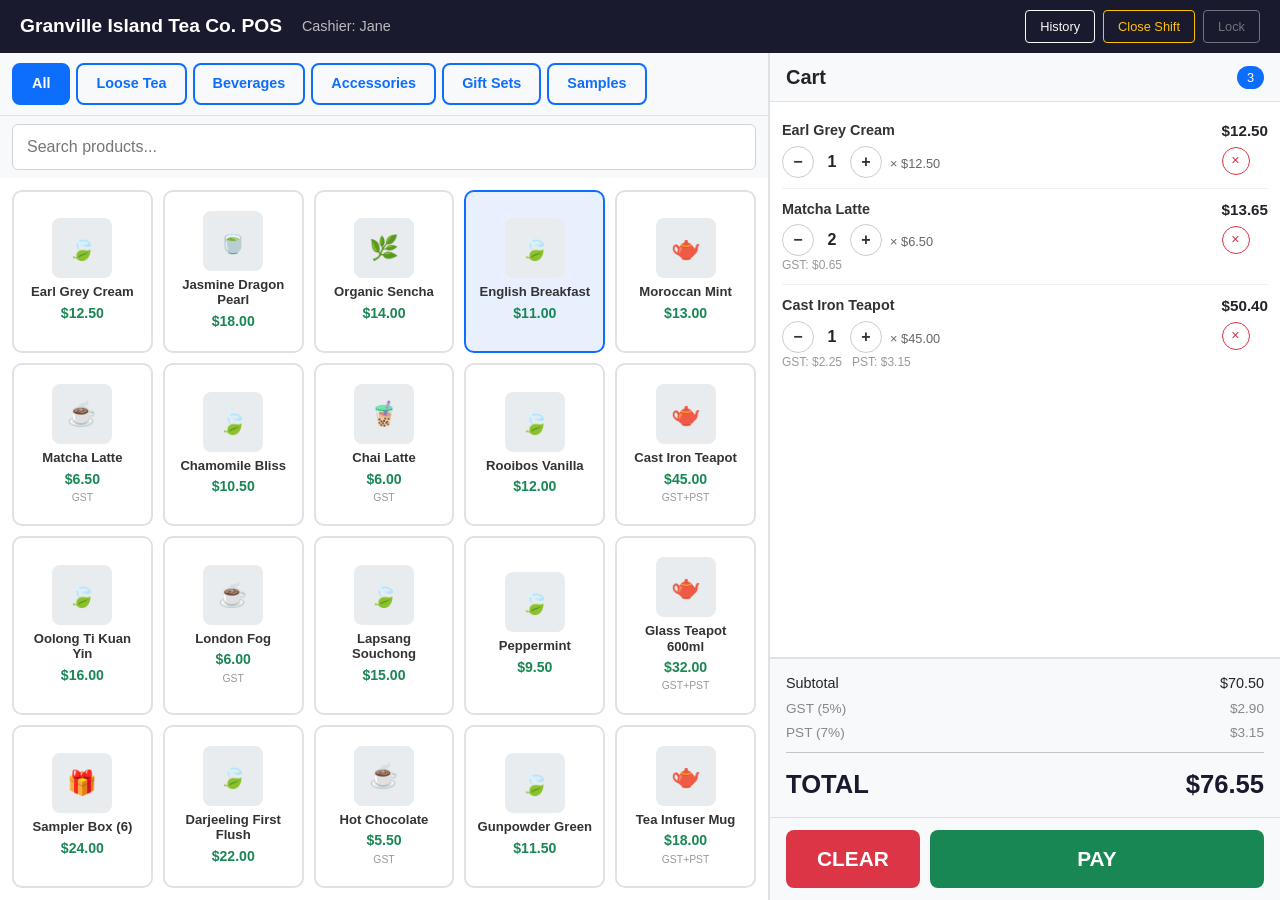
<file: mockup.html>
<!DOCTYPE html>
<html lang="en">
<head>
    <meta charset="UTF-8">
    <meta name="viewport" content="width=device-width, initial-scale=1">
    <title>POS Terminal Mockup</title>
    <link rel="stylesheet" href="public/vendor/bootstrap/css/bootstrap.min.css">
    <style>
        * { margin: 0; padding: 0; box-sizing: border-box; }
        body { overflow: hidden; height: 100vh; background: #f0f0f0; font-family: -apple-system, BlinkMacSystemFont, 'Segoe UI', Roboto, sans-serif; }

        .pos-terminal { display: flex; flex-direction: column; height: 100vh; }

        .pos-header {
            background: #1a1a2e;
            padding: 10px 20px;
            display: flex;
            align-items: center;
            justify-content: space-between;
            flex-shrink: 0;
        }
        .pos-header .brand { color: #fff; font-size: 1.2rem; font-weight: 700; }
        .pos-header .cashier { color: rgba(255,255,255,0.7); font-size: 0.9rem; margin-left: 20px; }
        .pos-header .actions { display: flex; gap: 8px; }
        .pos-header .actions .btn { font-size: 0.8rem; padding: 6px 14px; }

        .pos-main { display: flex; flex: 1; overflow: hidden; }

        /* Left: Products */
        .pos-products { flex: 0 0 60%; display: flex; flex-direction: column; background: #fff; }

        .pos-categories {
            display: flex; gap: 6px; padding: 10px 12px;
            background: #f8f9fa; border-bottom: 1px solid #dee2e6; flex-shrink: 0;
        }
        .cat-btn {
            padding: 8px 18px; border-radius: 8px; border: 2px solid #0d6efd;
            background: transparent; color: #0d6efd; font-weight: 600; font-size: 0.9rem;
            cursor: pointer; white-space: nowrap;
        }
        .cat-btn.active { background: #0d6efd; color: #fff; }

        .pos-search {
            padding: 8px 12px; background: #f8f9fa; flex-shrink: 0;
        }
        .pos-search input {
            width: 100%; padding: 10px 14px; font-size: 1rem; border: 1px solid #ced4da;
            border-radius: 6px; outline: none;
        }

        .pos-grid {
            display: grid; grid-template-columns: repeat(auto-fill, minmax(140px, 1fr));
            gap: 10px; padding: 12px; overflow-y: auto; flex: 1;
        }

        .product-card {
            border: 2px solid #dee2e6; border-radius: 10px; padding: 10px;
            text-align: center; cursor: pointer; background: #fff;
            display: flex; flex-direction: column; align-items: center; justify-content: center;
            min-height: 135px; transition: all 0.15s;
        }
        .product-card:hover { border-color: #0d6efd; box-shadow: 0 2px 8px rgba(13,110,253,0.2); }

        .product-icon {
            width: 60px; height: 60px; border-radius: 8px; background: #e9ecef;
            display: flex; align-items: center; justify-content: center;
            font-size: 1.5rem; margin-bottom: 6px;
        }
        .product-name { font-size: 0.82rem; font-weight: 600; line-height: 1.2; margin-bottom: 3px; color: #333; }
        .product-price { font-size: 0.88rem; color: #198754; font-weight: 700; }
        .product-tax { font-size: 0.65rem; color: #999; }

        /* Right: Cart */
        .pos-cart {
            flex: 0 0 40%; display: flex; flex-direction: column;
            background: #fff; border-left: 2px solid #dee2e6;
        }

        .cart-header {
            display: flex; align-items: center; justify-content: space-between;
            padding: 12px 16px; background: #f8f9fa; border-bottom: 1px solid #dee2e6; flex-shrink: 0;
        }
        .cart-header h5 { margin: 0; font-weight: 700; }
        .cart-badge { background: #0d6efd; color: #fff; border-radius: 12px; padding: 2px 10px; font-size: 0.8rem; }

        .cart-items { flex: 1; overflow-y: auto; padding: 8px 12px; }

        .cart-item {
            padding: 10px 0; border-bottom: 1px solid #f0f0f0;
            display: flex; justify-content: space-between; align-items: flex-start;
        }
        .cart-item:last-child { border-bottom: none; }
        .cart-item-name { font-weight: 600; font-size: 0.9rem; color: #333; }
        .cart-item-detail { font-size: 0.8rem; color: #666; margin-top: 3px; }
        .cart-item-tax { font-size: 0.75rem; color: #999; }
        .cart-item-total { font-weight: 700; font-size: 0.95rem; text-align: right; }

        .qty-controls { display: flex; align-items: center; gap: 8px; margin-top: 4px; }
        .qty-btn {
            width: 32px; height: 32px; border-radius: 50%; border: 1px solid #ccc;
            background: #fff; font-size: 1rem; font-weight: bold; cursor: pointer;
            display: flex; align-items: center; justify-content: center; color: #333;
        }
        .qty-num { font-weight: 700; font-size: 1rem; min-width: 20px; text-align: center; }
        .remove-btn {
            width: 28px; height: 28px; border-radius: 50%; border: 1px solid #dc3545;
            background: #fff; color: #dc3545; font-size: 0.9rem; cursor: pointer;
            display: flex; align-items: center; justify-content: center; margin-top: 4px;
        }

        .cart-totals {
            padding: 12px 16px; border-top: 2px solid #dee2e6; background: #f8f9fa; flex-shrink: 0;
        }
        .total-row { display: flex; justify-content: space-between; padding: 2px 0; font-size: 0.9rem; }
        .total-row.muted { color: #888; font-size: 0.85rem; }
        .total-row.grand {
            font-size: 1.6rem; font-weight: 800; padding-top: 6px; color: #1a1a2e;
        }

        .cart-actions {
            display: flex; gap: 10px; padding: 12px 16px; background: #f8f9fa;
            border-top: 1px solid #dee2e6; flex-shrink: 0;
        }
        .cart-actions .btn-action {
            flex: 1; min-height: 58px; font-size: 1.3rem; font-weight: 700;
            border: none; border-radius: 8px; cursor: pointer;
        }
        .btn-clear { background: #dc3545; color: #fff; flex: 0.4 !important; }
        .btn-pay { background: #198754; color: #fff; }
    </style>
</head>
<body>
<div class="pos-terminal">
    <!-- Header -->
    <div class="pos-header">
        <div style="display:flex;align-items:center">
            <span class="brand">Granville Island Tea Co. POS</span>
            <span class="cashier">Cashier: Jane</span>
        </div>
        <div class="actions">
            <button class="btn btn-outline-light btn-sm">History</button>
            <button class="btn btn-outline-warning btn-sm">Close Shift</button>
            <button class="btn btn-outline-secondary btn-sm">Lock</button>
        </div>
    </div>

    <div class="pos-main">
        <!-- Product Grid -->
        <div class="pos-products">
            <div class="pos-categories">
                <button class="cat-btn active">All</button>
                <button class="cat-btn">Loose Tea</button>
                <button class="cat-btn">Beverages</button>
                <button class="cat-btn">Accessories</button>
                <button class="cat-btn">Gift Sets</button>
                <button class="cat-btn">Samples</button>
            </div>
            <div class="pos-search">
                <input type="text" placeholder="Search products...">
            </div>
            <div class="pos-grid">
                <div class="product-card">
                    <div class="product-icon">🍃</div>
                    <div class="product-name">Earl Grey Cream</div>
                    <div class="product-price">$12.50</div>
                </div>
                <div class="product-card">
                    <div class="product-icon">🍵</div>
                    <div class="product-name">Jasmine Dragon Pearl</div>
                    <div class="product-price">$18.00</div>
                </div>
                <div class="product-card">
                    <div class="product-icon">🌿</div>
                    <div class="product-name">Organic Sencha</div>
                    <div class="product-price">$14.00</div>
                </div>
                <div class="product-card" style="border-color:#0d6efd; background:#e8f0fe">
                    <div class="product-icon">🍃</div>
                    <div class="product-name">English Breakfast</div>
                    <div class="product-price">$11.00</div>
                </div>
                <div class="product-card">
                    <div class="product-icon">🫖</div>
                    <div class="product-name">Moroccan Mint</div>
                    <div class="product-price">$13.00</div>
                </div>
                <div class="product-card">
                    <div class="product-icon">☕</div>
                    <div class="product-name">Matcha Latte</div>
                    <div class="product-price">$6.50</div>
                    <div class="product-tax">GST</div>
                </div>
                <div class="product-card">
                    <div class="product-icon">🍃</div>
                    <div class="product-name">Chamomile Bliss</div>
                    <div class="product-price">$10.50</div>
                </div>
                <div class="product-card">
                    <div class="product-icon">🧋</div>
                    <div class="product-name">Chai Latte</div>
                    <div class="product-price">$6.00</div>
                    <div class="product-tax">GST</div>
                </div>
                <div class="product-card">
                    <div class="product-icon">🍃</div>
                    <div class="product-name">Rooibos Vanilla</div>
                    <div class="product-price">$12.00</div>
                </div>
                <div class="product-card">
                    <div class="product-icon">🫖</div>
                    <div class="product-name">Cast Iron Teapot</div>
                    <div class="product-price">$45.00</div>
                    <div class="product-tax">GST+PST</div>
                </div>
                <div class="product-card">
                    <div class="product-icon">🍃</div>
                    <div class="product-name">Oolong Ti Kuan Yin</div>
                    <div class="product-price">$16.00</div>
                </div>
                <div class="product-card">
                    <div class="product-icon">☕</div>
                    <div class="product-name">London Fog</div>
                    <div class="product-price">$6.00</div>
                    <div class="product-tax">GST</div>
                </div>
                <div class="product-card">
                    <div class="product-icon">🍃</div>
                    <div class="product-name">Lapsang Souchong</div>
                    <div class="product-price">$15.00</div>
                </div>
                <div class="product-card">
                    <div class="product-icon">🍃</div>
                    <div class="product-name">Peppermint</div>
                    <div class="product-price">$9.50</div>
                </div>
                <div class="product-card">
                    <div class="product-icon">🫖</div>
                    <div class="product-name">Glass Teapot 600ml</div>
                    <div class="product-price">$32.00</div>
                    <div class="product-tax">GST+PST</div>
                </div>
                <div class="product-card">
                    <div class="product-icon">🎁</div>
                    <div class="product-name">Sampler Box (6)</div>
                    <div class="product-price">$24.00</div>
                </div>
                <div class="product-card">
                    <div class="product-icon">🍃</div>
                    <div class="product-name">Darjeeling First Flush</div>
                    <div class="product-price">$22.00</div>
                </div>
                <div class="product-card">
                    <div class="product-icon">☕</div>
                    <div class="product-name">Hot Chocolate</div>
                    <div class="product-price">$5.50</div>
                    <div class="product-tax">GST</div>
                </div>
                <div class="product-card">
                    <div class="product-icon">🍃</div>
                    <div class="product-name">Gunpowder Green</div>
                    <div class="product-price">$11.50</div>
                </div>
                <div class="product-card">
                    <div class="product-icon">🫖</div>
                    <div class="product-name">Tea Infuser Mug</div>
                    <div class="product-price">$18.00</div>
                    <div class="product-tax">GST+PST</div>
                </div>
            </div>
        </div>

        <!-- Cart -->
        <div class="pos-cart">
            <div class="cart-header">
                <h5>Cart</h5>
                <span class="cart-badge">3</span>
            </div>
            <div class="cart-items">
                <div class="cart-item">
                    <div>
                        <div class="cart-item-name">Earl Grey Cream</div>
                        <div class="qty-controls">
                            <button class="qty-btn">&minus;</button>
                            <span class="qty-num">1</span>
                            <button class="qty-btn">+</button>
                            <span class="cart-item-detail">&times; $12.50</span>
                        </div>
                    </div>
                    <div>
                        <div class="cart-item-total">$12.50</div>
                        <button class="remove-btn">&times;</button>
                    </div>
                </div>
                <div class="cart-item">
                    <div>
                        <div class="cart-item-name">Matcha Latte</div>
                        <div class="qty-controls">
                            <button class="qty-btn">&minus;</button>
                            <span class="qty-num">2</span>
                            <button class="qty-btn">+</button>
                            <span class="cart-item-detail">&times; $6.50</span>
                        </div>
                        <div class="cart-item-tax">GST: $0.65</div>
                    </div>
                    <div>
                        <div class="cart-item-total">$13.65</div>
                        <button class="remove-btn">&times;</button>
                    </div>
                </div>
                <div class="cart-item">
                    <div>
                        <div class="cart-item-name">Cast Iron Teapot</div>
                        <div class="qty-controls">
                            <button class="qty-btn">&minus;</button>
                            <span class="qty-num">1</span>
                            <button class="qty-btn">+</button>
                            <span class="cart-item-detail">&times; $45.00</span>
                        </div>
                        <div class="cart-item-tax">GST: $2.25 &nbsp; PST: $3.15</div>
                    </div>
                    <div>
                        <div class="cart-item-total">$50.40</div>
                        <button class="remove-btn">&times;</button>
                    </div>
                </div>
            </div>

            <div class="cart-totals">
                <div class="total-row"><span>Subtotal</span><span>$70.50</span></div>
                <div class="total-row muted"><span>GST (5%)</span><span>$2.90</span></div>
                <div class="total-row muted"><span>PST (7%)</span><span>$3.15</span></div>
                <hr style="margin:6px 0">
                <div class="total-row grand"><span>TOTAL</span><span>$76.55</span></div>
            </div>

            <div class="cart-actions">
                <button class="btn-action btn-clear">CLEAR</button>
                <button class="btn-action btn-pay">PAY</button>
            </div>
        </div>
    </div>
</div>
</body>
</html>
</file>
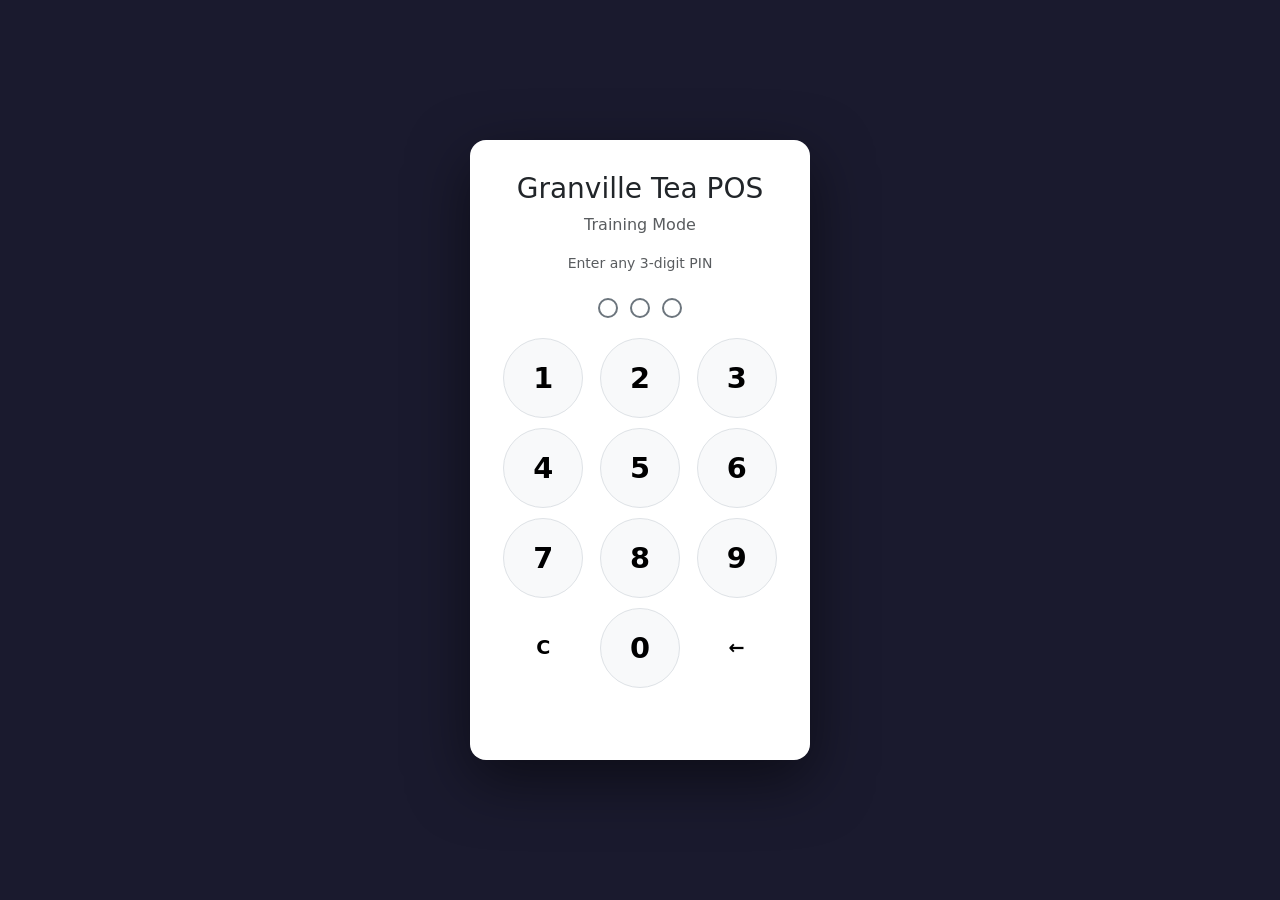
<file: training.html>
<!DOCTYPE html>
<html lang="en">
<head>
<meta charset="UTF-8">
<meta name="viewport" content="width=device-width, initial-scale=1.0, maximum-scale=1.0, user-scalable=no">
<title>POS Training Mode</title>
<link href="https://cdn.jsdelivr.net/npm/bootstrap@5.3.2/dist/css/bootstrap.min.css" rel="stylesheet">
<style>
/* ── Reset & Base ─────────────────────────────────── */
*, *::before, *::after { box-sizing: border-box; }
html, body { margin: 0; padding: 0; height: 100%; font-family: system-ui, -apple-system, sans-serif; }
body { overflow: hidden; }
body.scroll-ok { overflow: auto; }
body { background: #f0f0f0; }

/* ── Training Banner ──────────────────────────────── */
.training-banner {
    position: fixed; top: 0; left: 0; right: 0; z-index: 10000;
    background: linear-gradient(90deg, #f59e0b, #d97706);
    color: #000; text-align: center; padding: 6px 16px;
    font-weight: 700; font-size: 0.95rem; letter-spacing: 1px;
    box-shadow: 0 2px 8px rgba(0,0,0,0.2);
}
.training-banner span { animation: pulse-text 2s ease-in-out infinite; }
@keyframes pulse-text { 0%,100%{opacity:1} 50%{opacity:0.7} }
.screen-with-banner { padding-top: 36px; }

/* ── PIN Login ────────────────────────────────────── */
.screen-login {
    min-height: 100vh; display: flex; align-items: center; justify-content: center;
    background: #1a1a2e;
}
.login-card {
    background: #fff; border-radius: 16px; padding: 32px 28px;
    width: 340px; max-width: 95vw; box-shadow: 0 20px 60px rgba(0,0,0,0.5);
    text-align: center;
}
.login-card h3 { margin-bottom: 8px; }
.pin-dots { display: flex; justify-content: center; gap: 12px; margin: 24px 0 20px; }
.pin-dot {
    width: 20px; height: 20px; border-radius: 50%;
    border: 2px solid #6c757d; display: inline-block; transition: all 0.15s;
}
.pin-dot.filled { background: #0d6efd; border-color: #0d6efd; }
.pin-pad {
    display: grid; grid-template-columns: repeat(3,1fr); gap: 10px;
    max-width: 280px; margin: 0 auto;
}
.btn-pin {
    width: 80px; height: 80px; font-size: 1.8rem; font-weight: bold;
    border-radius: 50%; border: 1px solid #dee2e6; background: #f8f9fa;
    cursor: pointer; transition: all 0.15s; display: flex; align-items: center;
    justify-content: center; margin: 0 auto;
}
.btn-pin:hover { background: #e9ecef; }
.btn-pin:active { background: #dee2e6; transform: scale(0.95); }
.btn-pin.action { font-size: 1.2rem; background: transparent; border-color: transparent; }

/* ── Staff Picker ─────────────────────────────────── */
.screen-staff {
    min-height: 100vh;
    background: linear-gradient(135deg, #1a1a2e 0%, #16213e 50%, #0f3460 100%);
    display: flex; flex-direction: column; align-items: center; justify-content: center;
    color: #fff;
}
.staff-picker-header { text-align: center; margin-bottom: 12px; }
.staff-picker-header h1 { font-size: 1.8rem; font-weight: 700; }
.shift-info { color: rgba(255,255,255,0.6); font-size: 0.9rem; }
.staff-picker-prompt { font-size: 1.3rem; margin-bottom: 24px; opacity: 0.9; }
.staff-grid {
    display: grid; grid-template-columns: repeat(auto-fill, minmax(160px, 1fr));
    gap: 16px; width: 100%; max-width: 740px; padding: 0 20px;
}
.staff-card {
    background: rgba(255,255,255,0.1); border: 2px solid rgba(255,255,255,0.15);
    border-radius: 16px; padding: 24px 12px; text-align: center; cursor: pointer;
    transition: all 0.2s;
}
.staff-card:hover { background: rgba(255,255,255,0.2); border-color: rgba(255,255,255,0.3); transform: translateY(-2px); }
.staff-card:active { transform: scale(0.97); }
.staff-avatar {
    width: 72px; height: 72px; border-radius: 50%; margin: 0 auto 12px;
    display: flex; align-items: center; justify-content: center;
    font-size: 1.5rem; font-weight: 700; color: #fff;
}
.staff-name { font-weight: 600; font-size: 1.05rem; }
.staff-role { font-size: 0.85rem; color: rgba(255,255,255,0.6); margin-top: 4px; }
.staff-card:nth-child(1) .staff-avatar { background: #0d6efd; }
.staff-card:nth-child(2) .staff-avatar { background: #6f42c1; }
.staff-card:nth-child(3) .staff-avatar { background: #198754; }
.staff-card:nth-child(4) .staff-avatar { background: #dc3545; }
.staff-card:nth-child(5) .staff-avatar { background: #fd7e14; }
.staff-card:nth-child(6) .staff-avatar { background: #20c997; }
.staff-picker-footer { margin-top: 32px; display: flex; gap: 12px; }

/* ── Code Overlay (PIN for staff) ─────────────────── */
.code-overlay {
    position: fixed; inset: 0; background: rgba(0,0,0,0.85); z-index: 9999;
    display: flex; align-items: center; justify-content: center;
}
.code-panel {
    background: #fff; border-radius: 16px; padding: 32px 28px;
    width: 340px; max-width: 95vw; box-shadow: 0 20px 60px rgba(0,0,0,0.5);
    text-align: center;
}

/* ── Open Shift ───────────────────────────────────── */
.screen-open-shift {
    min-height: 100vh; display: flex; align-items: center; justify-content: center;
    background: #f0f0f0;
}
.terminal-card {
    border: 2px solid #198754; border-radius: 12px; background: #fff;
    cursor: pointer; transition: all 0.2s; box-shadow: 0 2px 8px rgba(0,0,0,0.08);
}
.terminal-card:hover { transform: translateY(-3px); box-shadow: 0 6px 20px rgba(0,0,0,0.12); }
.terminal-card.disabled { opacity: 0.45; border-color: #6c757d; cursor: default; pointer-events: none; }

/* ── POS Terminal ─────────────────────────────────── */
.pos-terminal { display: flex; flex-direction: column; height: 100vh; }
.pos-header {
    background: #1a1a2e; color: #fff; padding: 8px 16px;
    display: flex; align-items: center; justify-content: space-between;
    flex-shrink: 0; min-height: 52px;
}
.pos-header .store-name { font-weight: 700; font-size: 1.1rem; }
.pos-header .terminal-badge {
    background: #198754; color: #fff; padding: 2px 10px;
    border-radius: 12px; font-size: 0.8rem; font-weight: 600; margin-left: 10px;
}
.pos-header .cashier-info { font-size: 0.9rem; opacity: 0.9; }
.pos-main { display: flex; flex: 1; overflow: hidden; }

/* Products side */
.pos-products { width: 60%; display: flex; flex-direction: column; overflow: hidden; border-right: 2px solid #dee2e6; }
.pos-categories {
    display: flex; flex-wrap: wrap; gap: 6px; padding: 8px;
    border-bottom: 1px solid #dee2e6; flex-shrink: 0;
}
.pos-categories .btn {
    min-height: 38px; font-weight: 600; font-size: 0.85rem;
    border-radius: 8px; padding: 4px 14px; border: none; color: #fff;
}
.pos-categories .btn.active { box-shadow: 0 0 0 3px rgba(0,0,0,0.3); }
.pos-search {
    padding: 8px; border-bottom: 1px solid #dee2e6; flex-shrink: 0;
}
.pos-grid {
    display: grid; grid-template-columns: repeat(auto-fill, minmax(120px, 1fr));
    gap: 8px; padding: 8px; overflow-y: auto; flex: 1;
}
.pos-product-card {
    border: 2px solid #dee2e6; border-radius: 10px; padding: 8px;
    text-align: center; cursor: pointer; transition: all 0.15s;
    background: #fff; min-height: 90px; display: flex; flex-direction: column;
    align-items: center; justify-content: center;
}
.pos-product-card:hover { border-color: #0d6efd; box-shadow: 0 2px 8px rgba(13,110,253,0.25); }
.pos-product-card:active { transform: scale(0.96); background: #e8f0fe; }
.pos-product-name {
    font-size: 0.9rem; font-weight: 600; line-height: 1.3;
    overflow: hidden; text-overflow: ellipsis;
    display: -webkit-box; -webkit-line-clamp: 3; -webkit-box-orient: vertical;
}
.pos-product-price { font-size: 0.9rem; color: #198754; font-weight: 600; margin-top: 4px; }

/* Cart side */
.pos-cart { width: 40%; display: flex; flex-direction: column; background: #fff; }
.pos-cart-header {
    padding: 10px 12px; border-bottom: 1px solid #dee2e6;
    font-weight: 700; font-size: 1.1rem; flex-shrink: 0;
    display: flex; justify-content: space-between; align-items: center;
}
.pos-cart-items { flex: 1; overflow-y: auto; }
.pos-cart-item { padding: 10px; border-bottom: 1px solid #f0f0f0; }
.pos-cart-totals {
    border-top: 2px solid #dee2e6; padding: 10px 12px; flex-shrink: 0;
    background: #f8f9fa;
}
.pos-cart-actions {
    display: grid; grid-template-columns: 1fr 1fr; gap: 6px;
    padding: 8px; flex-shrink: 0;
}
.pos-cart-actions .btn { min-height: 60px; font-size: 1.3rem; font-weight: 700; border-radius: 10px; }
.qty-btn {
    width: 36px; height: 36px; padding: 0; font-size: 1.1rem;
    font-weight: bold; border-radius: 50%; display: inline-flex;
    align-items: center; justify-content: center;
}
.qty-display { font-weight: bold; font-size: 1.1rem; min-width: 24px; text-align: center; }
.remove-btn { width: 30px; height: 30px; padding: 0; font-size: 1rem; border-radius: 50%; }

/* Category colors */
.cat-forest  { background: #2d6a4f !important; }
.cat-amber   { background: #d97706 !important; }
.cat-cyan    { background: #0891b2 !important; }
.cat-indigo  { background: #4f46e5 !important; }
.cat-all     { background: #343a40 !important; }

/* Payment modal */
.payment-entry {
    padding: 10px; border: 1px solid #dee2e6; border-radius: 8px;
    margin-bottom: 8px; background: #f8f9fa;
}
.payment-entry .method-label { font-weight: bold; text-transform: capitalize; }

/* Discount toggle */
.btn-outline-teal { color: #20c997; border-color: #20c997; }
.btn-outline-teal:hover, .btn-teal { background: #20c997; color: #fff; border-color: #20c997; }
.discount-strike { text-decoration: line-through; opacity: 0.6; }

/* ── Shift Close / Report ─────────────────────────── */
.screen-close, .screen-report {
    min-height: 100vh; background: #f0f0f0;
    display: flex; align-items: flex-start; justify-content: center;
    padding: 20px 20px 60px;
}

/* ── Receipt ──────────────────────────────────────── */
.receipt-overlay {
    position: fixed; inset: 0; background: rgba(0,0,0,0.7); z-index: 9998;
    display: flex; align-items: center; justify-content: center;
}
.receipt-card {
    background: #fff; border-radius: 12px; padding: 24px 20px;
    width: 340px; max-width: 95vw; box-shadow: 0 10px 40px rgba(0,0,0,0.3);
    text-align: center; font-family: 'Courier New', monospace; font-size: 0.85rem;
}
.receipt-card hr { border: 1px dashed #999; }

/* ── Scrollbars ───────────────────────────────────── */
.pos-grid::-webkit-scrollbar, .pos-cart-items::-webkit-scrollbar { width: 6px; }
.pos-grid::-webkit-scrollbar-thumb, .pos-cart-items::-webkit-scrollbar-thumb { background: #c0c0c0; border-radius: 3px; }

/* ── Touch ────────────────────────────────────────── */
@media (pointer: coarse) {
    .pos-grid { grid-template-columns: repeat(auto-fill, minmax(110px, 1fr)); }
    .pos-product-card { min-height: 80px; }
    .btn { min-height: 44px; }
    input, select, textarea { font-size: 16px !important; }
    .staff-card { min-height: 140px; padding: 20px 12px; }
}
@media (max-width: 768px) {
    .pos-products { width: 50%; }
    .pos-cart { width: 50%; }
}

/* ── Misc ─────────────────────────────────────────── */
.hidden { display: none !important; }
.fade-in { animation: fadeIn 0.3s ease; }
@keyframes fadeIn { from{opacity:0;transform:translateY(10px)} to{opacity:1;transform:none} }
</style>
</head>
<body>

<!-- ══════════════════════════════════════════════════ -->
<!-- TRAINING MODE BANNER (always visible after login) -->
<!-- ══════════════════════════════════════════════════ -->
<div class="training-banner hidden" id="trainingBanner">
    <span>TRAINING MODE</span> &mdash; No real transactions will be processed
</div>

<!-- ══════════════════════════════════════════════════ -->
<!-- SCREEN: PIN LOGIN                                 -->
<!-- ══════════════════════════════════════════════════ -->
<div id="screenLogin" class="screen-login">
    <div class="login-card">
        <h3>Granville Tea POS</h3>
        <p class="text-muted mb-3">Training Mode</p>
        <p class="text-muted small">Enter any 3-digit PIN</p>
        <div class="pin-dots" id="loginDots">
            <div class="pin-dot"></div>
            <div class="pin-dot"></div>
            <div class="pin-dot"></div>
        </div>
        <div class="pin-pad" id="loginPad">
            <button class="btn-pin" data-key="1">1</button>
            <button class="btn-pin" data-key="2">2</button>
            <button class="btn-pin" data-key="3">3</button>
            <button class="btn-pin" data-key="4">4</button>
            <button class="btn-pin" data-key="5">5</button>
            <button class="btn-pin" data-key="6">6</button>
            <button class="btn-pin" data-key="7">7</button>
            <button class="btn-pin" data-key="8">8</button>
            <button class="btn-pin" data-key="9">9</button>
            <button class="btn-pin action" data-key="clear">C</button>
            <button class="btn-pin" data-key="0">0</button>
            <button class="btn-pin action" data-key="back">&larr;</button>
        </div>
        <div id="loginMsg" class="mt-3 text-success fw-bold" style="min-height:24px"></div>
    </div>
</div>

<!-- ══════════════════════════════════════════════════ -->
<!-- SCREEN: OPEN SHIFT                                -->
<!-- ══════════════════════════════════════════════════ -->
<div id="screenOpenShift" class="screen-open-shift screen-with-banner hidden">
    <div style="max-width:700px;width:100%;padding:0 16px">
        <h3 class="text-center mb-4">Open Shift</h3>
        <div class="row g-3" id="terminalCards"></div>
    </div>
</div>

<!-- ══════════════════════════════════════════════════ -->
<!-- SCREEN: STAFF PICKER                              -->
<!-- ══════════════════════════════════════════════════ -->
<div id="screenStaff" class="screen-staff screen-with-banner hidden">
    <div class="staff-picker-header">
        <h1>Granville Tea</h1>
        <div class="shift-info" id="staffShiftInfo"></div>
    </div>
    <div class="staff-picker-prompt">Who's ringing in?</div>
    <div class="staff-grid" id="staffGrid"></div>
    <div class="staff-picker-footer">
        <button class="btn btn-outline-light btn-sm" onclick="showScreen('screenOpenShift')">Back</button>
    </div>
</div>

<!-- Staff PIN overlay -->
<div class="code-overlay hidden" id="staffPinOverlay">
    <div class="code-panel">
        <h3 id="staffPinName"></h3>
        <p class="text-muted">Enter your PIN</p>
        <div class="pin-dots" id="staffPinDots">
            <div class="pin-dot"></div>
            <div class="pin-dot"></div>
            <div class="pin-dot"></div>
        </div>
        <div class="pin-pad" id="staffPinPad">
            <button class="btn-pin" data-key="1">1</button>
            <button class="btn-pin" data-key="2">2</button>
            <button class="btn-pin" data-key="3">3</button>
            <button class="btn-pin" data-key="4">4</button>
            <button class="btn-pin" data-key="5">5</button>
            <button class="btn-pin" data-key="6">6</button>
            <button class="btn-pin" data-key="7">7</button>
            <button class="btn-pin" data-key="8">8</button>
            <button class="btn-pin" data-key="9">9</button>
            <button class="btn-pin action" data-key="clear">C</button>
            <button class="btn-pin" data-key="0">0</button>
            <button class="btn-pin action" data-key="back">&larr;</button>
        </div>
        <button class="btn btn-outline-secondary mt-3 w-100" onclick="closeStaffPin()">Cancel</button>
    </div>
</div>

<!-- ══════════════════════════════════════════════════ -->
<!-- SCREEN: POS TERMINAL                              -->
<!-- ══════════════════════════════════════════════════ -->
<div id="screenTerminal" class="screen-with-banner hidden">
    <div class="pos-terminal" style="padding-top:36px">
        <!-- Header -->
        <div class="pos-header">
            <div class="d-flex align-items-center">
                <span class="store-name">Granville Tea</span>
                <span class="terminal-badge" id="termBadge"></span>
            </div>
            <div class="d-flex align-items-center gap-3">
                <span class="cashier-info" id="termCashier"></span>
                <button class="btn btn-sm btn-outline-light" onclick="switchUser()">Switch User</button>
                <button class="btn btn-sm btn-outline-warning" onclick="startCloseShift()">End of Day</button>
            </div>
        </div>
        <!-- Main -->
        <div class="pos-main">
            <!-- Products -->
            <div class="pos-products">
                <div class="pos-categories" id="categoryTabs"></div>
                <div class="pos-search">
                    <input type="text" class="form-control" id="productSearch" placeholder="Search products...">
                </div>
                <div class="pos-grid" id="productGrid"></div>
            </div>
            <!-- Cart -->
            <div class="pos-cart">
                <div class="pos-cart-header">
                    <span>Current Sale</span>
                    <span class="badge bg-secondary" id="cartCount">0</span>
                </div>
                <div class="pos-cart-items" id="cartItems">
                    <div class="text-center text-muted py-5" id="cartEmpty">No items in cart</div>
                </div>
                <div class="pos-cart-totals" id="cartTotals">
                    <div class="d-flex justify-content-between"><span>Subtotal</span><span id="cartSubtotal">$0.00</span></div>
                    <div class="d-flex justify-content-between text-muted small"><span>GST (5%)</span><span id="cartGST">$0.00</span></div>
                    <div class="d-flex justify-content-between text-muted small"><span>PST (7%)</span><span id="cartPST">$0.00</span></div>
                    <div class="d-flex justify-content-between fw-bold fs-5 mt-1 pt-1 border-top"><span>Total</span><span id="cartTotal">$0.00</span></div>
                </div>
                <div class="pos-cart-actions">
                    <button class="btn btn-outline-danger" onclick="clearCart()">Clear</button>
                    <button class="btn btn-outline-secondary" id="btnDiscount" onclick="toggleDiscount()">10% Off</button>
                    <button class="btn btn-outline-secondary" disabled style="opacity:0.4">Hold</button>
                    <button class="btn btn-success" id="btnPay" onclick="openPayment()" disabled>Pay</button>
                </div>
            </div>
        </div>
    </div>
</div>

<!-- ══════════════════════════════════════════════════ -->
<!-- MODAL: Modifier Selection                         -->
<!-- ══════════════════════════════════════════════════ -->
<div class="modal fade" id="modifierModal" tabindex="-1" data-bs-backdrop="static">
    <div class="modal-dialog">
        <div class="modal-content">
            <div class="modal-header bg-primary text-white">
                <h5 class="modal-title" id="modifierTitle">Add Modifiers</h5>
            </div>
            <div class="modal-body">
                <p class="text-muted">Select any modifiers (optional):</p>
                <div id="modifierList" class="d-flex flex-column gap-2"></div>
            </div>
            <div class="modal-footer">
                <button class="btn btn-secondary" data-bs-dismiss="modal" onclick="addProductToCart(pendingProduct, [])">No Modifiers</button>
                <button class="btn btn-primary" onclick="applyModifiers()">Add to Cart</button>
            </div>
        </div>
    </div>
</div>

<!-- ══════════════════════════════════════════════════ -->
<!-- MODAL: Payment                                    -->
<!-- ══════════════════════════════════════════════════ -->
<div class="modal fade" id="paymentModal" tabindex="-1" data-bs-backdrop="static">
    <div class="modal-dialog modal-lg">
        <div class="modal-content">
            <div class="modal-header bg-success text-white">
                <h5 class="modal-title">Payment</h5>
            </div>
            <div class="modal-body">
                <div class="row">
                    <!-- Left -->
                    <div class="col-md-6">
                        <h4 class="mb-3">Amount Due: <span id="modalTotal" class="text-success">$0.00</span></h4>
                        <h5>Remaining: <span id="modalRemaining" class="text-danger">$0.00</span></h5>
                        <div id="paymentEntries" class="mt-3"></div>
                        <div class="mt-3">
                            <label class="form-label fw-bold">Add Payment</label>
                            <div class="d-flex gap-2 flex-wrap">
                                <button class="btn btn-outline-success btn-lg" onclick="addPaymentMethod('cash')">Cash</button>
                                <button class="btn btn-outline-primary btn-lg" onclick="addPaymentMethod('card')">Card</button>
                            </div>
                        </div>
                    </div>
                    <!-- Right -->
                    <div class="col-md-6">
                        <div id="quickCashPanel" class="hidden">
                            <label class="form-label fw-bold">Quick Cash</label>
                            <div class="d-flex gap-2 flex-wrap mb-3" id="quickCashBtns"></div>
                            <div class="mb-3">
                                <label class="form-label">Custom Amount</label>
                                <input type="number" class="form-control form-control-lg" id="customCashAmount" step="0.01" min="0" inputmode="decimal">
                                <button class="btn btn-success mt-2 w-100" onclick="applyCustomCash()">Apply</button>
                            </div>
                        </div>
                        <div id="cardPanel" class="hidden">
                            <div class="text-center py-4">
                                <div class="spinner-border text-primary mb-3" id="cardSpinner"></div>
                                <p class="fw-bold" id="cardStatus">Processing card...</p>
                                <p class="text-muted small">Simulated — no real card needed</p>
                            </div>
                        </div>
                        <div id="changeDisplay" class="mt-3 hidden">
                            <div class="alert alert-success fs-3 text-center">
                                Change: <strong id="changeAmount">$0.00</strong>
                            </div>
                        </div>
                    </div>
                </div>
            </div>
            <div class="modal-footer">
                <button class="btn btn-secondary" onclick="cancelPayment()">Cancel</button>
                <button class="btn btn-success btn-lg" id="completeSaleBtn" onclick="completeSale()" disabled>Complete Sale</button>
            </div>
        </div>
    </div>
</div>

<!-- ══════════════════════════════════════════════════ -->
<!-- RECEIPT OVERLAY                                   -->
<!-- ══════════════════════════════════════════════════ -->
<div class="receipt-overlay hidden" id="receiptOverlay">
    <div class="receipt-card" id="receiptContent"></div>
</div>

<!-- ══════════════════════════════════════════════════ -->
<!-- SCREEN: SHIFT CLOSE                               -->
<!-- ══════════════════════════════════════════════════ -->
<div id="screenClose" class="screen-close screen-with-banner hidden">
    <div style="max-width:600px;width:100%">
        <div class="card shadow fade-in">
            <div class="card-body p-4">
                <h3 class="text-center mb-4">End of Day</h3>
                <div class="row mb-4">
                    <div class="col-6">
                        <div class="card bg-light"><div class="card-body text-center">
                            <small class="text-muted">Transactions</small>
                            <div class="fs-3" id="closeTxCount">0</div>
                        </div></div>
                    </div>
                    <div class="col-6">
                        <div class="card bg-light"><div class="card-body text-center">
                            <small class="text-muted">Total Sales</small>
                            <div class="fs-3" id="closeTotalSales">$0.00</div>
                        </div></div>
                    </div>
                </div>
                <h5>Payment Summary</h5>
                <table class="table table-sm mb-4" id="closePaymentTable">
                    <tbody></tbody>
                </table>
                <div class="mb-3">
                    <label class="form-label fs-5">Closing Cash Count ($)</label>
                    <input type="number" class="form-control form-control-lg text-center" id="closingCash" step="0.01" min="0" inputmode="decimal" placeholder="0.00">
                    <div class="mt-1 text-success fw-bold" style="font-size:0.95rem" id="hintCash"></div>
                </div>
                <div class="mb-3">
                    <label class="form-label fs-5">Cash Deposit ($)</label>
                    <input type="number" class="form-control form-control-lg text-center" id="closingDeposit" step="0.01" min="0" inputmode="decimal" placeholder="0.00">
                    <div class="mt-1 text-success fw-bold" style="font-size:0.95rem" id="hintDeposit"></div>
                </div>
                <div class="mb-3">
                    <label class="form-label fs-5">Card Batch Total ($)</label>
                    <input type="number" class="form-control form-control-lg text-center" id="closingCard" step="0.01" min="0" inputmode="decimal" placeholder="0.00">
                    <div class="mt-1 text-success fw-bold" style="font-size:0.95rem" id="hintCard"></div>
                </div>
                <div class="mb-3">
                    <label class="form-label fs-5">Tips ($)</label>
                    <input type="number" class="form-control form-control-lg text-center" id="closingTips" step="0.01" min="0" inputmode="decimal" placeholder="0.00" value="0.00">
                </div>
                <div class="mb-3">
                    <label class="form-label">Notes</label>
                    <textarea class="form-control" id="closingNotes" rows="2" placeholder="Any notes about the shift..."></textarea>
                </div>
                <div class="d-flex gap-2">
                    <button class="btn btn-outline-secondary flex-fill" onclick="cancelClose()">Cancel</button>
                    <button class="btn btn-warning btn-lg flex-fill" onclick="submitClose()">End of Day</button>
                </div>
            </div>
        </div>
    </div>
</div>

<!-- ══════════════════════════════════════════════════ -->
<!-- SCREEN: SHIFT REPORT                              -->
<!-- ══════════════════════════════════════════════════ -->
<div id="screenReport" class="screen-report screen-with-banner hidden">
    <div style="max-width:700px;width:100%">
        <div class="card shadow fade-in">
            <div class="card-body p-4" id="reportContent"></div>
        </div>
    </div>
</div>

<!-- Bootstrap JS -->
<script src="https://cdn.jsdelivr.net/npm/bootstrap@5.3.2/dist/js/bootstrap.bundle.min.js"></script>

<script>
// ══════════════════════════════════════════════════════
// DATA
// ══════════════════════════════════════════════════════

const STAFF = [
    { id: 1, name: 'Mark M.', initials: 'MM', role: 'Manager' },
    { id: 2, name: 'Sarah L.', initials: 'SL', role: 'Staff' },
    { id: 3, name: 'James K.', initials: 'JK', role: 'Staff' },
    { id: 4, name: 'Emily R.', initials: 'ER', role: 'Staff' },
    { id: 5, name: 'Alex T.', initials: 'AT', role: 'Staff' },
    { id: 6, name: 'Mia C.', initials: 'MC', role: 'Staff' },
];

const TERMINALS = [
    { id: 1, name: 'Loose Tea' },
    { id: 2, name: 'Tea Bar' },
];

const CATEGORIES = [
    { id: 'all', name: 'All', css: 'cat-all' },
    { id: 'loose', name: 'Loose Tea', css: 'cat-forest' },
    { id: 'accessories', name: 'Accessories', css: 'cat-amber' },
    { id: 'beverages', name: 'Beverages', css: 'cat-cyan' },
    { id: 'wholesale', name: 'Wholesale', css: 'cat-indigo' },
];

const PRODUCTS = [
    // Loose Tea — food: GST only, no PST
    { id: 1,  name: 'Earl Grey',          price: 12.00, cat: 'loose',       taxPST: false, hasMods: false },
    { id: 2,  name: 'Jasmine Green',      price: 14.00, cat: 'loose',       taxPST: false, hasMods: false },
    { id: 3,  name: 'English Breakfast',   price: 11.00, cat: 'loose',       taxPST: false, hasMods: false },
    { id: 4,  name: 'Chai',               price: 13.00, cat: 'loose',       taxPST: false, hasMods: false },
    { id: 5,  name: 'Chamomile',          price: 10.00, cat: 'loose',       taxPST: false, hasMods: false },
    { id: 6,  name: 'Peppermint',         price: 10.00, cat: 'loose',       taxPST: false, hasMods: false },
    // Accessories — GST + PST
    { id: 7,  name: 'Infuser',            price: 8.00,  cat: 'accessories', taxPST: true,  hasMods: false },
    { id: 8,  name: 'Travel Mug',         price: 22.00, cat: 'accessories', taxPST: true,  hasMods: false },
    { id: 9,  name: 'Teapot',             price: 35.00, cat: 'accessories', taxPST: true,  hasMods: false },
    { id: 10, name: 'Tea Tin',            price: 6.00,  cat: 'accessories', taxPST: true,  hasMods: false },
    // Beverages — GST + PST, has modifiers
    { id: 11, name: 'Chai Latte',         price: 5.50,  cat: 'beverages',   taxPST: true,  hasMods: true },
    { id: 12, name: 'Matcha Latte',       price: 6.00,  cat: 'beverages',   taxPST: true,  hasMods: true },
    { id: 13, name: 'Iced Tea',           price: 4.50,  cat: 'beverages',   taxPST: true,  hasMods: true },
    { id: 14, name: 'London Fog',         price: 5.75,  cat: 'beverages',   taxPST: true,  hasMods: true },
    { id: 15, name: 'Hot Chocolate',      price: 5.00,  cat: 'beverages',   taxPST: true,  hasMods: true },
    // Wholesale — GST only (food)
    { id: 16, name: 'Bulk Earl Grey 500g',        price: 45.00, cat: 'wholesale', taxPST: false, hasMods: false },
    { id: 17, name: 'Bulk English Breakfast 500g', price: 42.00, cat: 'wholesale', taxPST: false, hasMods: false },
];

const MODIFIERS = [
    { id: 1, name: 'Oat Milk',     price: 0.75 },
    { id: 2, name: 'Almond Milk',  price: 0.50 },
    { id: 3, name: 'Extra Shot',   price: 1.00 },
    { id: 4, name: 'Vanilla',      price: 0.50 },
];

const GST_RATE = 0.05;
const PST_RATE = 0.07;

// ══════════════════════════════════════════════════════
// STATE
// ══════════════════════════════════════════════════════

let state = {
    manager: 'Mark M.',
    terminal: null,
    cashier: null,
    openingFloat: 200,
    shiftStart: null,
    cart: [],           // { product, qty, mods:[], lineTotal, lineGST, linePST }
    discount: false,    // 10% off
    transactions: [],   // completed sales
    payments: [],       // current payment entries
    currentScreen: 'screenLogin',
};

// ══════════════════════════════════════════════════════
// SCREEN MANAGEMENT
// ══════════════════════════════════════════════════════

function showScreen(id) {
    document.querySelectorAll('[id^="screen"]').forEach(s => s.classList.add('hidden'));
    document.getElementById(id).classList.remove('hidden');
    state.currentScreen = id;
    // Show training banner on all screens except login
    document.getElementById('trainingBanner').classList.toggle('hidden', id === 'screenLogin');
    // Allow scrolling on close/report screens
    const scrollable = id === 'screenClose' || id === 'screenReport';
    document.body.classList.toggle('scroll-ok', scrollable);
    if (scrollable) window.scrollTo(0, 0);
}

// ══════════════════════════════════════════════════════
// PIN LOGIN
// ══════════════════════════════════════════════════════

let loginPin = '';

document.getElementById('loginPad').addEventListener('click', e => {
    const btn = e.target.closest('[data-key]');
    if (!btn) return;
    const key = btn.dataset.key;

    if (key === 'clear') { loginPin = ''; }
    else if (key === 'back') { loginPin = loginPin.slice(0, -1); }
    else if (loginPin.length < 3) { loginPin += key; }

    updateDots('loginDots', loginPin, 3);

    if (loginPin.length === 3) {
        document.getElementById('loginMsg').textContent = 'Welcome, ' + state.manager + '!';
        setTimeout(() => {
            document.getElementById('loginMsg').textContent = '';
            loginPin = '';
            updateDots('loginDots', '', 3);
            buildOpenShift();
            showScreen('screenOpenShift');
        }, 800);
    }
});

function updateDots(containerId, pin, count) {
    const dots = document.getElementById(containerId).querySelectorAll('.pin-dot');
    for (let i = 0; i < count; i++) {
        dots[i].classList.toggle('filled', i < pin.length);
    }
}

// ══════════════════════════════════════════════════════
// OPEN SHIFT
// ══════════════════════════════════════════════════════

function buildOpenShift() {
    const container = document.getElementById('terminalCards');
    container.innerHTML = '';
    TERMINALS.forEach(t => {
        const col = document.createElement('div');
        col.className = 'col-6 col-md-4';
        col.innerHTML = `
            <div class="terminal-card p-4 text-center" onclick="selectTerminal(${t.id})">
                <h4 class="mb-3">${t.name}</h4>
                <span class="badge bg-success mb-3">Available</span>
                <div class="shift-form hidden" id="shiftForm${t.id}">
                    <h5 class="mt-3 mb-2">Add Float</h5>
                    <div class="mb-2">
                        <div class="input-group input-group-lg">
                            <span class="input-group-text fw-bold">$</span>
                            <input type="number" class="form-control form-control-lg text-center fw-bold"
                                   id="float${t.id}" value="200.00" step="0.01" min="0" inputmode="decimal"
                                   style="font-size:1.4rem">
                        </div>
                        <div class="form-text">Count the cash in the drawer</div>
                    </div>
                    <button class="btn btn-success btn-lg w-100 mt-2" onclick="event.stopPropagation(); startShift(${t.id})">
                        Start Shift
                    </button>
                </div>
            </div>`;
        container.appendChild(col);
    });
}

function selectTerminal(id) {
    // Hide all forms, show selected
    TERMINALS.forEach(t => {
        const form = document.getElementById('shiftForm' + t.id);
        if (form) form.classList.toggle('hidden', t.id !== id);
    });
}

function startShift(termId) {
    const terminal = TERMINALS.find(t => t.id === termId);
    const floatInput = document.getElementById('float' + termId);
    state.terminal = terminal;
    state.openingFloat = parseFloat(floatInput.value) || 200;
    state.shiftStart = new Date();
    state.transactions = [];
    buildStaffPicker();
    showScreen('screenStaff');
}

// ══════════════════════════════════════════════════════
// STAFF PICKER
// ══════════════════════════════════════════════════════

function buildStaffPicker() {
    document.getElementById('staffShiftInfo').textContent =
        `${state.terminal.name} — Opened by ${state.manager}`;

    const grid = document.getElementById('staffGrid');
    grid.innerHTML = '';
    STAFF.forEach(s => {
        const card = document.createElement('div');
        card.className = 'staff-card';
        card.innerHTML = `
            <div class="staff-avatar">${s.initials}</div>
            <div class="staff-name">${s.name}</div>
            <div class="staff-role">${s.role}</div>`;
        card.addEventListener('click', () => selectStaff(s));
        grid.appendChild(card);
    });
}

let staffPin = '';
let pendingStaff = null;

function selectStaff(staff) {
    pendingStaff = staff;
    staffPin = '';
    updateDots('staffPinDots', '', 3);
    document.getElementById('staffPinName').textContent = staff.name;
    document.getElementById('staffPinOverlay').classList.remove('hidden');
}

document.getElementById('staffPinPad').addEventListener('click', e => {
    const btn = e.target.closest('[data-key]');
    if (!btn) return;
    const key = btn.dataset.key;

    if (key === 'clear') { staffPin = ''; }
    else if (key === 'back') { staffPin = staffPin.slice(0, -1); }
    else if (staffPin.length < 3) { staffPin += key; }

    updateDots('staffPinDots', staffPin, 3);

    if (staffPin.length === 3) {
        state.cashier = pendingStaff;
        closeStaffPin();
        enterTerminal();
    }
});

function closeStaffPin() {
    document.getElementById('staffPinOverlay').classList.add('hidden');
    staffPin = '';
    pendingStaff = null;
}

function switchUser() {
    state.cashier = null;
    state.cart = [];
    state.discount = false;
    buildStaffPicker();
    showScreen('screenStaff');
}

// ══════════════════════════════════════════════════════
// SEED TEST TRANSACTIONS
// ══════════════════════════════════════════════════════

function seedTransactions() {
    const cashiers = ['Sarah L.', 'James K.', 'Emily R.', 'Mark M.', 'Sarah L.', 'James K.'];
    const now = new Date();

    // Helper: build a transaction from product IDs + optional modifier IDs
    function makeTx(id, minutesAgo, cashier, items, payMethod, payAmount, disc) {
        const time = new Date(now.getTime() - minutesAgo * 60000);
        state.discount = disc || false;

        const cartItems = items.map(([prodId, qty, modIds]) => ({
            product: PRODUCTS.find(p => p.id === prodId),
            qty,
            mods: (modIds || []).map(mid => MODIFIERS.find(m => m.id === mid)),
        }));

        let subtotal = 0, gst = 0, pst = 0;
        const txItems = cartItems.map(item => {
            const modTotal = item.mods.reduce((s, m) => s + m.price, 0);
            const unitPrice = item.product.price + modTotal;
            let sub = unitPrice * item.qty;
            if (disc) sub *= 0.9;
            const g = +(sub * GST_RATE).toFixed(2);
            const p = item.product.taxPST ? +(sub * PST_RATE).toFixed(2) : 0;
            subtotal += sub; gst += g; pst += p;
            return { name: item.product.name, qty: item.qty, mods: item.mods.map(m => m.name),
                     unitPrice, subtotal: +sub.toFixed(2), gst: g, pst: p, total: +(sub + g + p).toFixed(2) };
        });

        subtotal = +subtotal.toFixed(2);
        gst = +gst.toFixed(2);
        pst = +pst.toFixed(2);
        const total = +(subtotal + gst + pst).toFixed(2);
        const change = payMethod === 'cash' ? Math.max(0, +(payAmount - total).toFixed(2)) : 0;

        return {
            id, time, cashier,
            items: txItems, subtotal, gst, pst, total,
            payments: [{ method: payMethod, amount: payMethod === 'card' ? total : payAmount }],
            change, discount: disc || false,
        };
    }

    state.transactions = [
        // Tx 1: Earl Grey + Chamomile loose tea (cash $25)
        makeTx(1, 180, 'Sarah L.', [[1,1,[]],[5,1,[]]], 'cash', 25),
        // Tx 2: Chai Latte w/ oat milk + London Fog (card)
        makeTx(2, 155, 'James K.', [[11,1,[1]],[14,1,[]]], 'card', 0),
        // Tx 3: Travel Mug (cash $30)
        makeTx(3, 130, 'Emily R.', [[8,1,[]]], 'cash', 30),
        // Tx 4: 2x Matcha Latte w/ almond milk + Hot Chocolate (card)
        makeTx(4, 110, 'Sarah L.', [[12,2,[2]],[15,1,[]]], 'card', 0),
        // Tx 5: English Breakfast + Infuser (cash $25)
        makeTx(5, 90, 'Mark M.', [[3,1,[]],[7,1,[]]], 'cash', 25),
        // Tx 6: 3x Iced Tea (card)
        makeTx(6, 75, 'James K.', [[13,3,[]]], 'card', 0),
        // Tx 7: Teapot + Tea Tin — 10% discount (cash $50)
        makeTx(7, 55, 'Emily R.', [[9,1,[]],[10,1,[]]], 'cash', 50, true),
        // Tx 8: Chai + Peppermint loose tea (cash $25)
        makeTx(8, 40, 'Sarah L.', [[4,1,[]],[6,1,[]]], 'cash', 25),
        // Tx 9: London Fog w/ vanilla + extra shot (card)
        makeTx(9, 25, 'James K.', [[14,1,[4,3]]], 'card', 0),
        // Tx 10: Bulk Earl Grey 500g (cash $50)
        makeTx(10, 10, 'Mark M.', [[16,1,[]]], 'cash', 50),
    ];

    state.discount = false;
}

// ══════════════════════════════════════════════════════
// POS TERMINAL
// ══════════════════════════════════════════════════════

let activeCategory = 'all';
let pendingProduct = null;

function enterTerminal() {
    document.getElementById('termBadge').textContent = state.terminal.name;
    document.getElementById('termCashier').textContent = state.cashier.name;
    buildCategories();
    buildProducts();
    clearCart();
    // Seed 10 sample transactions so staff can practice closing
    if (state.transactions.length === 0) seedTransactions();
    showScreen('screenTerminal');
}

function buildCategories() {
    const tabs = document.getElementById('categoryTabs');
    tabs.innerHTML = '';
    CATEGORIES.forEach(c => {
        const btn = document.createElement('button');
        btn.className = `btn ${c.css}${c.id === activeCategory ? ' active' : ''}`;
        btn.textContent = c.name;
        btn.addEventListener('click', () => {
            activeCategory = c.id;
            buildCategories();
            buildProducts();
        });
        tabs.appendChild(btn);
    });
}

function buildProducts(filter = '') {
    const grid = document.getElementById('productGrid');
    grid.innerHTML = '';
    const searchTerm = document.getElementById('productSearch').value.toLowerCase();

    PRODUCTS.forEach(p => {
        if (activeCategory !== 'all' && p.cat !== activeCategory) return;
        if (searchTerm && !p.name.toLowerCase().includes(searchTerm)) return;

        const card = document.createElement('div');
        card.className = 'pos-product-card';
        card.innerHTML = `
            <div class="pos-product-name">${p.name}</div>
            <div class="pos-product-price">$${p.price.toFixed(2)}</div>`;
        card.addEventListener('click', () => onProductClick(p));
        grid.appendChild(card);
    });
}

document.getElementById('productSearch').addEventListener('input', () => buildProducts());

function onProductClick(product) {
    if (product.hasMods) {
        pendingProduct = product;
        showModifierModal(product);
    } else {
        addProductToCart(product, []);
    }
}

// ══════════════════════════════════════════════════════
// MODIFIER MODAL
// ══════════════════════════════════════════════════════

function showModifierModal(product) {
    document.getElementById('modifierTitle').textContent = product.name + ' — Modifiers';
    const list = document.getElementById('modifierList');
    list.innerHTML = '';
    MODIFIERS.forEach(m => {
        const div = document.createElement('div');
        div.className = 'form-check form-check-lg';
        div.innerHTML = `
            <input class="form-check-input" type="checkbox" id="mod${m.id}" value="${m.id}" style="width:24px;height:24px">
            <label class="form-check-label fs-5 ms-2" for="mod${m.id}">
                ${m.name} <span class="text-muted">+$${m.price.toFixed(2)}</span>
            </label>`;
        list.appendChild(div);
    });
    new bootstrap.Modal(document.getElementById('modifierModal')).show();
}

function applyModifiers() {
    const checks = document.querySelectorAll('#modifierList input:checked');
    const mods = Array.from(checks).map(c => MODIFIERS.find(m => m.id == c.value));
    addProductToCart(pendingProduct, mods);
    bootstrap.Modal.getInstance(document.getElementById('modifierModal')).hide();
    pendingProduct = null;
}

// ══════════════════════════════════════════════════════
// CART
// ══════════════════════════════════════════════════════

function addProductToCart(product, mods) {
    // Check if same product + same modifiers already in cart
    const modKey = mods.map(m => m.id).sort().join(',');
    const existing = state.cart.find(item =>
        item.product.id === product.id &&
        item.mods.map(m => m.id).sort().join(',') === modKey
    );

    if (existing) {
        existing.qty++;
    } else {
        state.cart.push({ product, qty: 1, mods: [...mods] });
    }
    renderCart();
}

function removeFromCart(index) {
    state.cart.splice(index, 1);
    renderCart();
}

function changeQty(index, delta) {
    state.cart[index].qty += delta;
    if (state.cart[index].qty <= 0) state.cart.splice(index, 1);
    renderCart();
}

function clearCart() {
    state.cart = [];
    state.discount = false;
    document.getElementById('btnDiscount').classList.remove('btn-teal');
    document.getElementById('btnDiscount').classList.add('btn-outline-secondary');
    renderCart();
}

function toggleDiscount() {
    state.discount = !state.discount;
    const btn = document.getElementById('btnDiscount');
    btn.classList.toggle('btn-teal', state.discount);
    btn.classList.toggle('btn-outline-secondary', !state.discount);
    btn.textContent = state.discount ? '10% Off ✓' : '10% Off';
    renderCart();
}

function calcLine(item) {
    const modTotal = item.mods.reduce((s, m) => s + m.price, 0);
    const unitPrice = item.product.price + modTotal;
    let subtotal = unitPrice * item.qty;
    if (state.discount) subtotal *= 0.9;
    const gst = +(subtotal * GST_RATE).toFixed(2);
    const pst = item.product.taxPST ? +(subtotal * PST_RATE).toFixed(2) : 0;
    return { unitPrice, subtotal, gst, pst, total: +(subtotal + gst + pst).toFixed(2) };
}

function calcCartTotals() {
    let subtotal = 0, gst = 0, pst = 0;
    state.cart.forEach(item => {
        const c = calcLine(item);
        subtotal += c.subtotal;
        gst += c.gst;
        pst += c.pst;
    });
    return {
        subtotal: +subtotal.toFixed(2),
        gst: +gst.toFixed(2),
        pst: +pst.toFixed(2),
        total: +(subtotal + gst + pst).toFixed(2)
    };
}

function renderCart() {
    const container = document.getElementById('cartItems');
    const empty = document.getElementById('cartEmpty');

    if (state.cart.length === 0) {
        container.innerHTML = '<div class="text-center text-muted py-5" id="cartEmpty">No items in cart</div>';
        document.getElementById('cartCount').textContent = '0';
        document.getElementById('cartSubtotal').textContent = '$0.00';
        document.getElementById('cartGST').textContent = '$0.00';
        document.getElementById('cartPST').textContent = '$0.00';
        document.getElementById('cartTotal').textContent = '$0.00';
        document.getElementById('btnPay').disabled = true;
        return;
    }

    let html = '';
    state.cart.forEach((item, i) => {
        const c = calcLine(item);
        const modText = item.mods.length
            ? item.mods.map(m => `<div class="text-muted small ms-2">+ ${m.name} ($${m.price.toFixed(2)})</div>`).join('')
            : '';
        const discountLabel = state.discount
            ? `<span class="discount-strike">$${(item.product.price + item.mods.reduce((s,m)=>s+m.price,0)).toFixed(2)}</span> $${(c.unitPrice * (state.discount ? 0.9 : 1)).toFixed(2)}`
            : `$${c.unitPrice.toFixed(2)}`;

        html += `
        <div class="pos-cart-item">
            <div class="d-flex justify-content-between align-items-start">
                <div class="flex-grow-1">
                    <div class="fw-bold">${item.product.name}</div>
                    ${modText}
                    <div class="d-flex align-items-center gap-2 mt-1">
                        <button class="btn btn-sm btn-outline-secondary qty-btn" onclick="changeQty(${i},-1)">&minus;</button>
                        <span class="qty-display">${item.qty}</span>
                        <button class="btn btn-sm btn-outline-secondary qty-btn" onclick="changeQty(${i},1)">+</button>
                        <span class="text-muted ms-2">&times; ${discountLabel}</span>
                    </div>
                    <small class="text-muted">GST: $${c.gst.toFixed(2)}</small>
                    ${c.pst > 0 ? `<small class="text-muted ms-2">PST: $${c.pst.toFixed(2)}</small>` : ''}
                </div>
                <div class="text-end">
                    <div class="fw-bold">$${c.total.toFixed(2)}</div>
                    <button class="btn btn-sm btn-outline-danger mt-1 remove-btn" onclick="removeFromCart(${i})">&times;</button>
                </div>
            </div>
        </div>`;
    });

    container.innerHTML = html;

    const totals = calcCartTotals();
    const totalItems = state.cart.reduce((s, item) => s + item.qty, 0);
    document.getElementById('cartCount').textContent = totalItems;
    document.getElementById('cartSubtotal').textContent = '$' + totals.subtotal.toFixed(2);
    document.getElementById('cartGST').textContent = '$' + totals.gst.toFixed(2);
    document.getElementById('cartPST').textContent = '$' + totals.pst.toFixed(2);
    document.getElementById('cartTotal').textContent = '$' + totals.total.toFixed(2);
    document.getElementById('btnPay').disabled = false;
}

// ══════════════════════════════════════════════════════
// PAYMENT
// ══════════════════════════════════════════════════════

function openPayment() {
    const totals = calcCartTotals();
    state.payments = [];
    document.getElementById('modalTotal').textContent = '$' + totals.total.toFixed(2);
    document.getElementById('paymentEntries').innerHTML = '';
    document.getElementById('quickCashPanel').classList.add('hidden');
    document.getElementById('cardPanel').classList.add('hidden');
    document.getElementById('changeDisplay').classList.add('hidden');
    document.getElementById('completeSaleBtn').disabled = true;
    updateRemaining();
    buildQuickCash(totals.total);
    new bootstrap.Modal(document.getElementById('paymentModal')).show();
}

function buildQuickCash(total) {
    const container = document.getElementById('quickCashBtns');
    container.innerHTML = '';
    // Round up to common bills
    const amounts = [5, 10, 20, 50, 100].filter(a => a >= total);
    if (!amounts.includes(Math.ceil(total))) amounts.unshift(Math.ceil(total));
    // Always include exact amount
    amounts.unshift(total);
    const unique = [...new Set(amounts)].sort((a, b) => a - b).slice(0, 6);

    unique.forEach(a => {
        const btn = document.createElement('button');
        btn.className = 'btn btn-outline-success btn-lg';
        btn.textContent = '$' + a.toFixed(2);
        btn.addEventListener('click', () => applyCashPayment(a));
        container.appendChild(btn);
    });
}

function addPaymentMethod(method) {
    if (method === 'cash') {
        document.getElementById('quickCashPanel').classList.remove('hidden');
        document.getElementById('cardPanel').classList.add('hidden');
        document.getElementById('customCashAmount').value = '';
        document.getElementById('customCashAmount').focus();
    } else if (method === 'card') {
        document.getElementById('quickCashPanel').classList.add('hidden');
        document.getElementById('cardPanel').classList.remove('hidden');
        document.getElementById('cardStatus').textContent = 'Processing card...';
        document.getElementById('cardSpinner').style.display = '';
        // Simulate card approval
        setTimeout(() => {
            const remaining = getRemaining();
            if (remaining <= 0) {
                document.getElementById('cardStatus').textContent = 'No amount remaining';
                document.getElementById('cardSpinner').style.display = 'none';
                return;
            }
            state.payments.push({ method: 'card', amount: remaining });
            document.getElementById('cardSpinner').style.display = 'none';
            document.getElementById('cardStatus').textContent = 'Approved ✓';
            renderPaymentEntries();
            updateRemaining();
        }, 1500);
    }
}

function applyCashPayment(amount) {
    state.payments.push({ method: 'cash', amount });
    document.getElementById('quickCashPanel').classList.add('hidden');
    renderPaymentEntries();
    updateRemaining();
}

function applyCustomCash() {
    const val = parseFloat(document.getElementById('customCashAmount').value);
    if (!val || val <= 0) return;
    applyCashPayment(val);
}

function getRemaining() {
    const totals = calcCartTotals();
    const paid = state.payments.reduce((s, p) => s + p.amount, 0);
    return +(totals.total - paid).toFixed(2);
}

function updateRemaining() {
    const remaining = getRemaining();
    const el = document.getElementById('modalRemaining');
    const changeEl = document.getElementById('changeDisplay');
    const completeBtn = document.getElementById('completeSaleBtn');

    if (remaining <= 0) {
        el.textContent = '$0.00';
        el.classList.remove('text-danger');
        el.classList.add('text-success');
        completeBtn.disabled = false;

        if (remaining < 0) {
            const change = Math.abs(remaining);
            document.getElementById('changeAmount').textContent = '$' + change.toFixed(2);
            changeEl.classList.remove('hidden');
        }
    } else {
        el.textContent = '$' + remaining.toFixed(2);
        el.classList.add('text-danger');
        el.classList.remove('text-success');
        completeBtn.disabled = true;
        changeEl.classList.add('hidden');
    }
}

function renderPaymentEntries() {
    const container = document.getElementById('paymentEntries');
    container.innerHTML = '';
    state.payments.forEach((p, i) => {
        container.innerHTML += `
            <div class="payment-entry">
                <div class="d-flex justify-content-between align-items-center">
                    <div>
                        <div class="method-label">${p.method}</div>
                        <div class="text-muted small">$${p.amount.toFixed(2)}</div>
                    </div>
                    <button class="btn btn-sm btn-outline-danger" onclick="removePayment(${i})">Remove</button>
                </div>
            </div>`;
    });
}

function removePayment(index) {
    state.payments.splice(index, 1);
    renderPaymentEntries();
    updateRemaining();
}

function cancelPayment() {
    state.payments = [];
    bootstrap.Modal.getInstance(document.getElementById('paymentModal')).hide();
}

function completeSale() {
    const totals = calcCartTotals();
    const paid = state.payments.reduce((s, p) => s + p.amount, 0);
    const change = Math.max(0, +(paid - totals.total).toFixed(2));

    const tx = {
        id: state.transactions.length + 1,
        time: new Date(),
        cashier: state.cashier.name,
        items: state.cart.map(item => ({
            name: item.product.name,
            qty: item.qty,
            mods: item.mods.map(m => m.name),
            ...calcLine(item)
        })),
        subtotal: totals.subtotal,
        gst: totals.gst,
        pst: totals.pst,
        total: totals.total,
        payments: [...state.payments],
        change,
        discount: state.discount,
    };

    state.transactions.push(tx);

    // Close payment modal
    bootstrap.Modal.getInstance(document.getElementById('paymentModal')).hide();

    // Show receipt
    showReceipt(tx);

    // Clear cart
    state.cart = [];
    state.discount = false;
    document.getElementById('btnDiscount').classList.remove('btn-teal');
    document.getElementById('btnDiscount').classList.add('btn-outline-secondary');
    document.getElementById('btnDiscount').textContent = '10% Off';
    renderCart();
}

// ══════════════════════════════════════════════════════
// RECEIPT
// ══════════════════════════════════════════════════════

function showReceipt(tx) {
    const overlay = document.getElementById('receiptOverlay');
    const content = document.getElementById('receiptContent');

    const timeStr = tx.time.toLocaleTimeString('en-CA', { hour: '2-digit', minute: '2-digit' });
    const dateStr = tx.time.toLocaleDateString('en-CA');

    let itemLines = '';
    tx.items.forEach(item => {
        const modStr = item.mods.length ? '<br>&nbsp;&nbsp;+ ' + item.mods.join(', ') : '';
        itemLines += `<div class="d-flex justify-content-between">
            <span>${item.qty}x ${item.name}${modStr}</span>
            <span>$${item.total.toFixed(2)}</span>
        </div>`;
    });

    let payLines = '';
    tx.payments.forEach(p => {
        payLines += `<div class="d-flex justify-content-between">
            <span>${p.method.toUpperCase()}</span><span>$${p.amount.toFixed(2)}</span>
        </div>`;
    });

    content.innerHTML = `
        <h5 class="mb-1">Granville Tea</h5>
        <div class="text-muted small mb-2">${state.terminal.name} &bull; ${dateStr} ${timeStr}</div>
        <div class="text-muted small mb-2">Cashier: ${tx.cashier}</div>
        <div class="text-muted small mb-3">Transaction #${tx.id}</div>
        <hr>
        ${itemLines}
        <hr>
        <div class="d-flex justify-content-between"><span>Subtotal</span><span>$${tx.subtotal.toFixed(2)}</span></div>
        ${tx.discount ? '<div class="text-muted small">10% discount applied</div>' : ''}
        <div class="d-flex justify-content-between text-muted small"><span>GST</span><span>$${tx.gst.toFixed(2)}</span></div>
        <div class="d-flex justify-content-between text-muted small"><span>PST</span><span>$${tx.pst.toFixed(2)}</span></div>
        <div class="d-flex justify-content-between fw-bold fs-5 mt-1"><span>TOTAL</span><span>$${tx.total.toFixed(2)}</span></div>
        <hr>
        ${payLines}
        ${tx.change > 0 ? `<div class="d-flex justify-content-between fw-bold text-success"><span>CHANGE</span><span>$${tx.change.toFixed(2)}</span></div>` : ''}
        <hr>
        <div class="text-muted small mt-2">*** TRAINING MODE ***</div>
        <div class="text-muted small">Not a real receipt</div>
        <div class="mt-3 text-muted small" id="receiptCountdown">Returning in 5s...</div>
    `;

    overlay.classList.remove('hidden');

    let countdown = 5;
    const timer = setInterval(() => {
        countdown--;
        const el = document.getElementById('receiptCountdown');
        if (el) el.textContent = `Returning in ${countdown}s...`;
        if (countdown <= 0) {
            clearInterval(timer);
            overlay.classList.add('hidden');
        }
    }, 1000);

    // Also allow clicking to dismiss
    overlay.addEventListener('click', () => {
        clearInterval(timer);
        overlay.classList.add('hidden');
    }, { once: true });
}

// ══════════════════════════════════════════════════════
// SHIFT CLOSE
// ══════════════════════════════════════════════════════

function startCloseShift() {
    const txCount = state.transactions.length;
    const totalSales = state.transactions.reduce((s, tx) => s + tx.total, 0);
    const cashSales = state.transactions.reduce((s, tx) =>
        s + tx.payments.filter(p => p.method === 'cash').reduce((ss, p) => ss + p.amount, 0), 0);
    const cardSales = state.transactions.reduce((s, tx) =>
        s + tx.payments.filter(p => p.method === 'card').reduce((ss, p) => ss + p.amount, 0), 0);
    const totalChange = state.transactions.reduce((s, tx) => s + tx.change, 0);

    document.getElementById('closeTxCount').textContent = txCount;
    document.getElementById('closeTotalSales').textContent = '$' + totalSales.toFixed(2);

    const tbody = document.querySelector('#closePaymentTable tbody');
    tbody.innerHTML = `
        <tr><td>Cash received</td><td class="text-end">$${cashSales.toFixed(2)}</td></tr>
        <tr><td>Change given</td><td class="text-end text-danger">-$${totalChange.toFixed(2)}</td></tr>
        <tr class="fw-bold"><td>Net cash</td><td class="text-end">$${(cashSales - totalChange).toFixed(2)}</td></tr>
        <tr><td>Card</td><td class="text-end">$${cardSales.toFixed(2)}</td></tr>
        <tr class="fw-bold border-top"><td>Total</td><td class="text-end">$${totalSales.toFixed(2)}</td></tr>`;

    // Compute balanced hint values
    const netCash = +(cashSales - totalChange).toFixed(2);
    const hintDeposit = netCash;                                     // deposit all net cash
    const hintCashCount = +(state.openingFloat + netCash - hintDeposit).toFixed(2); // = opening float
    const hintCard = +cardSales.toFixed(2);

    document.getElementById('hintCash').textContent = 'Enter: $' + hintCashCount.toFixed(2);
    document.getElementById('hintDeposit').textContent = 'Enter: $' + hintDeposit.toFixed(2);
    document.getElementById('hintCard').textContent = 'Enter: $' + hintCard.toFixed(2);

    // Clear form inputs
    document.getElementById('closingCash').value = '';
    document.getElementById('closingDeposit').value = '';
    document.getElementById('closingCard').value = '';
    document.getElementById('closingTips').value = '0.00';
    document.getElementById('closingNotes').value = '';

    showScreen('screenClose');
}

function cancelClose() {
    showScreen('screenTerminal');
}

function submitClose() {
    const closingCash = parseFloat(document.getElementById('closingCash').value) || 0;
    const deposit = parseFloat(document.getElementById('closingDeposit').value) || 0;
    const cardBatch = parseFloat(document.getElementById('closingCard').value) || 0;
    const tips = parseFloat(document.getElementById('closingTips').value) || 0;
    const notes = document.getElementById('closingNotes').value;

    generateReport(closingCash, deposit, cardBatch, tips, notes);
    showScreen('screenReport');
}

// ══════════════════════════════════════════════════════
// SHIFT REPORT
// ══════════════════════════════════════════════════════

function generateReport(closingCash, deposit, cardBatch, tips, notes) {
    const shiftEnd = new Date();
    const txCount = state.transactions.length;
    const totalSales = state.transactions.reduce((s, tx) => s + tx.total, 0);

    const cashReceived = state.transactions.reduce((s, tx) =>
        s + tx.payments.filter(p => p.method === 'cash').reduce((ss, p) => ss + p.amount, 0), 0);
    const totalChange = state.transactions.reduce((s, tx) => s + tx.change, 0);
    const netCash = +(cashReceived - totalChange).toFixed(2);
    const cardTotal = state.transactions.reduce((s, tx) =>
        s + tx.payments.filter(p => p.method === 'card').reduce((ss, p) => ss + p.amount, 0), 0);

    // Cash reconciliation
    const expectedCash = +(state.openingFloat + netCash - deposit).toFixed(2);
    const cashDiff = +(closingCash - expectedCash).toFixed(2);
    const cashDiffClass = cashDiff === 0 ? 'text-success' : (Math.abs(cashDiff) <= 1 ? 'text-warning' : 'text-danger');
    const cashDiffLabel = cashDiff > 0 ? 'OVER' : (cashDiff < 0 ? 'SHORT' : 'BALANCED');

    // Card reconciliation
    const cardDiff = +(cardBatch - cardTotal).toFixed(2);
    const cardDiffClass = cardDiff === 0 ? 'text-success' : 'text-danger';

    const fmtTime = d => d.toLocaleTimeString('en-CA', { hour: '2-digit', minute: '2-digit' });
    const fmtDate = d => d.toLocaleDateString('en-CA');

    // Transaction list
    let txRows = '';
    state.transactions.forEach(tx => {
        const payMethods = tx.payments.map(p => p.method).join(', ');
        txRows += `<tr>
            <td>#${tx.id}</td>
            <td>${fmtTime(tx.time)}</td>
            <td>${tx.cashier}</td>
            <td>${tx.items.length} items</td>
            <td class="text-capitalize">${payMethods}</td>
            <td class="text-end fw-bold">$${tx.total.toFixed(2)}</td>
        </tr>`;
    });

    document.getElementById('reportContent').innerHTML = `
        <h3 class="text-center mb-1">Shift Report</h3>
        <div class="text-center text-muted mb-4">*** TRAINING MODE ***</div>

        <div class="row mb-4">
            <div class="col-6">
                <strong>Terminal:</strong> ${state.terminal.name}<br>
                <strong>Opened by:</strong> ${state.manager}<br>
                <strong>Date:</strong> ${fmtDate(state.shiftStart)}
            </div>
            <div class="col-6 text-end">
                <strong>Shift start:</strong> ${fmtTime(state.shiftStart)}<br>
                <strong>Shift end:</strong> ${fmtTime(shiftEnd)}<br>
                <strong>Transactions:</strong> ${txCount}
            </div>
        </div>

        <h5 class="border-bottom pb-2">Cash Reconciliation</h5>
        <table class="table table-sm mb-4">
            <tr><td>Opening float</td><td class="text-end">$${state.openingFloat.toFixed(2)}</td></tr>
            <tr><td>Cash received</td><td class="text-end">$${cashReceived.toFixed(2)}</td></tr>
            <tr><td>Change given</td><td class="text-end text-danger">-$${totalChange.toFixed(2)}</td></tr>
            <tr><td>Net cash sales</td><td class="text-end">$${netCash.toFixed(2)}</td></tr>
            <tr><td>Deposit removed</td><td class="text-end text-danger">-$${deposit.toFixed(2)}</td></tr>
            <tr class="fw-bold"><td>Expected in drawer</td><td class="text-end">$${expectedCash.toFixed(2)}</td></tr>
            <tr class="fw-bold"><td>Counted</td><td class="text-end">$${closingCash.toFixed(2)}</td></tr>
            <tr class="fw-bold"><td>Difference</td><td class="text-end ${cashDiffClass}">
                $${Math.abs(cashDiff).toFixed(2)} ${cashDiffLabel}
            </td></tr>
        </table>

        <h5 class="border-bottom pb-2">Card Reconciliation</h5>
        <table class="table table-sm mb-4">
            <tr><td>POS card total</td><td class="text-end">$${cardTotal.toFixed(2)}</td></tr>
            <tr><td>Terminal batch total</td><td class="text-end">$${cardBatch.toFixed(2)}</td></tr>
            <tr class="fw-bold"><td>Difference</td><td class="text-end ${cardDiffClass}">
                $${Math.abs(cardDiff).toFixed(2)} ${cardDiff === 0 ? 'MATCHED' : (cardDiff > 0 ? 'OVER' : 'SHORT')}
            </td></tr>
        </table>

        ${tips > 0 ? `<div class="mb-3"><strong>Tips:</strong> $${tips.toFixed(2)}</div>` : ''}
        ${notes ? `<div class="mb-3"><strong>Notes:</strong> ${notes}</div>` : ''}

        <h5 class="border-bottom pb-2 mt-4">Transactions</h5>
        ${txCount > 0 ? `
        <div class="table-responsive">
            <table class="table table-sm">
                <thead><tr>
                    <th>#</th><th>Time</th><th>Cashier</th><th>Items</th><th>Payment</th><th class="text-end">Total</th>
                </tr></thead>
                <tbody>${txRows}</tbody>
                <tfoot><tr class="fw-bold border-top">
                    <td colspan="5">Total Sales</td>
                    <td class="text-end">$${totalSales.toFixed(2)}</td>
                </tr></tfoot>
            </table>
        </div>` : '<p class="text-muted">No transactions this session.</p>'}

        <div class="text-center mt-4">
            <button class="btn btn-primary btn-lg" onclick="resetTraining()">
                Start New Training Session
            </button>
        </div>
    `;
}

function resetTraining() {
    state = {
        manager: 'Mark M.',
        terminal: null,
        cashier: null,
        openingFloat: 200,
        shiftStart: null,
        cart: [],
        discount: false,
        transactions: [],
        payments: [],
        currentScreen: 'screenLogin',
    };
    loginPin = '';
    staffPin = '';
    activeCategory = 'all';
    updateDots('loginDots', '', 3);
    showScreen('screenLogin');
}

// ══════════════════════════════════════════════════════
// KEYBOARD SUPPORT
// ══════════════════════════════════════════════════════

document.addEventListener('keydown', e => {
    // ESC to close modals/overlays
    if (e.key === 'Escape') {
        const staffOverlay = document.getElementById('staffPinOverlay');
        if (!staffOverlay.classList.contains('hidden')) {
            closeStaffPin();
            e.preventDefault();
        }
        const receiptOverlay = document.getElementById('receiptOverlay');
        if (!receiptOverlay.classList.contains('hidden')) {
            receiptOverlay.classList.add('hidden');
            e.preventDefault();
        }
    }
});

// ══════════════════════════════════════════════════════
// INIT
// ══════════════════════════════════════════════════════

showScreen('screenLogin');
</script>
</body>
</html>
</file>
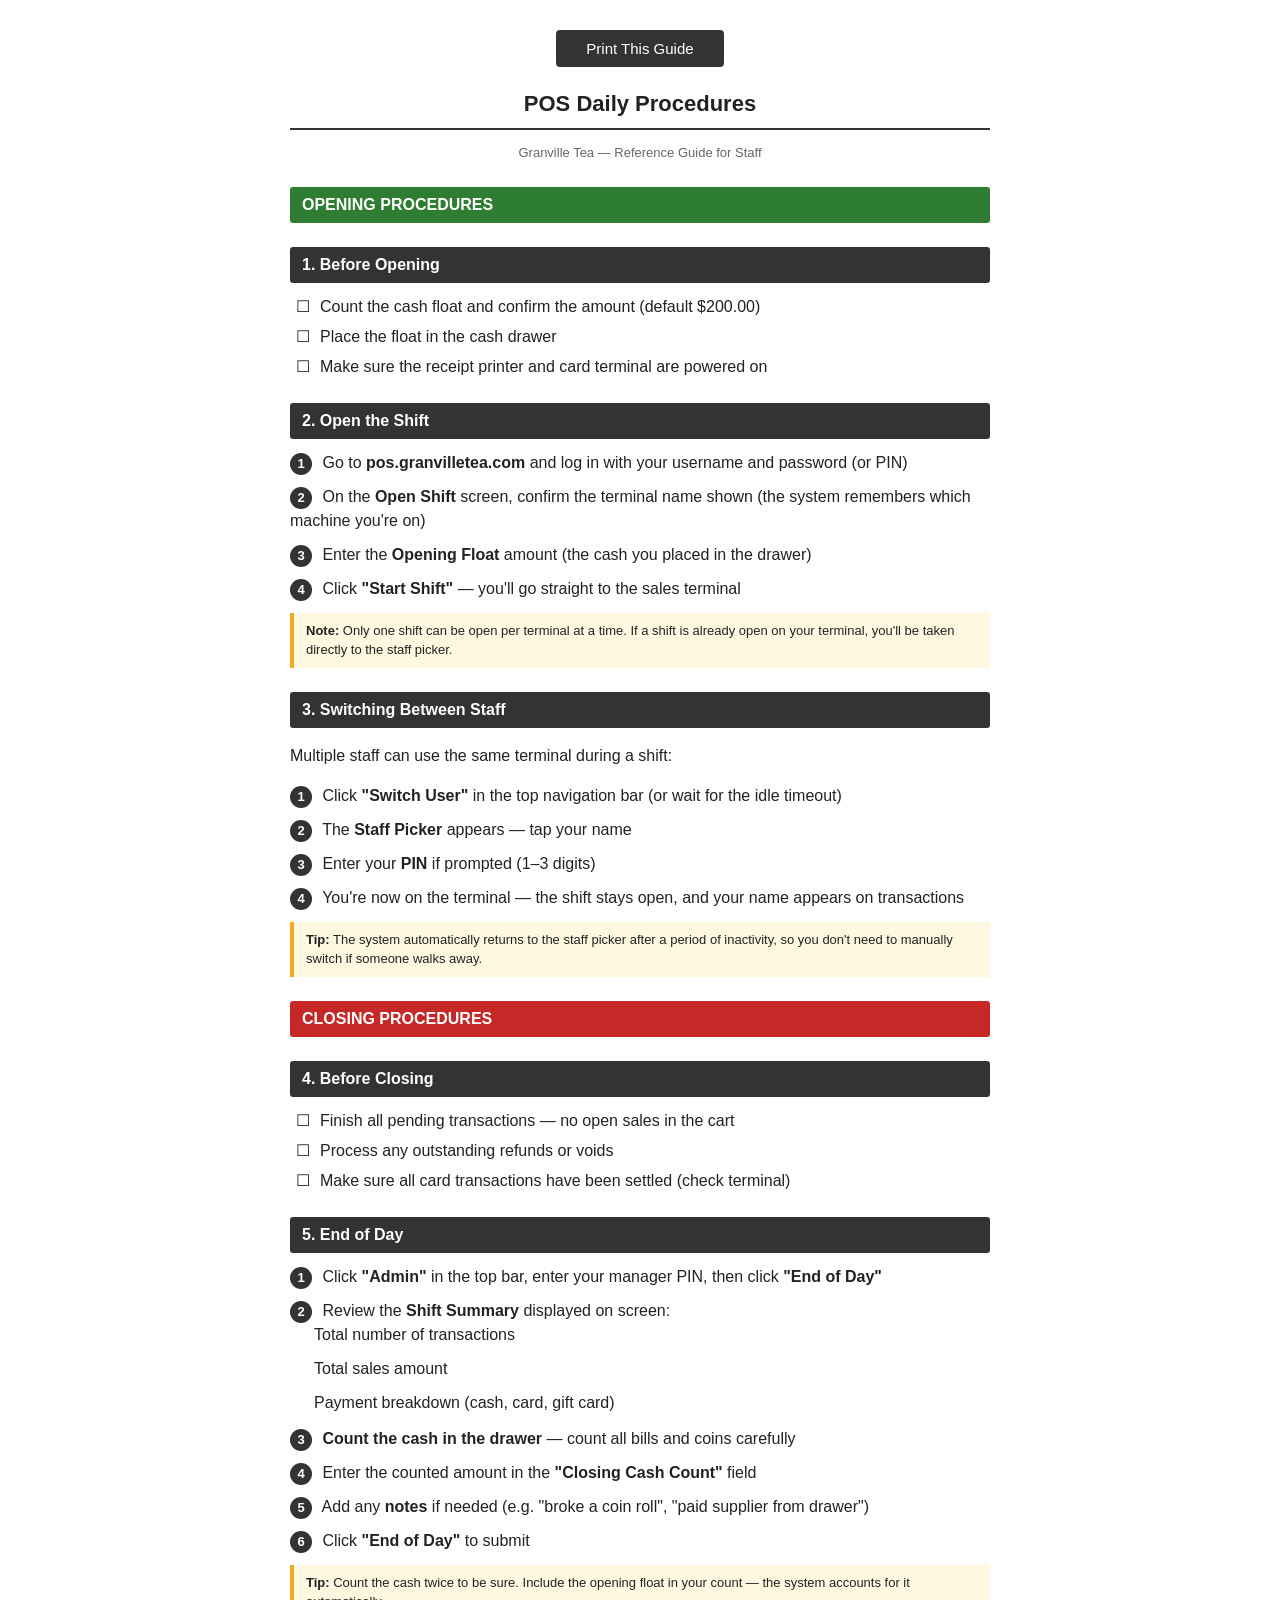
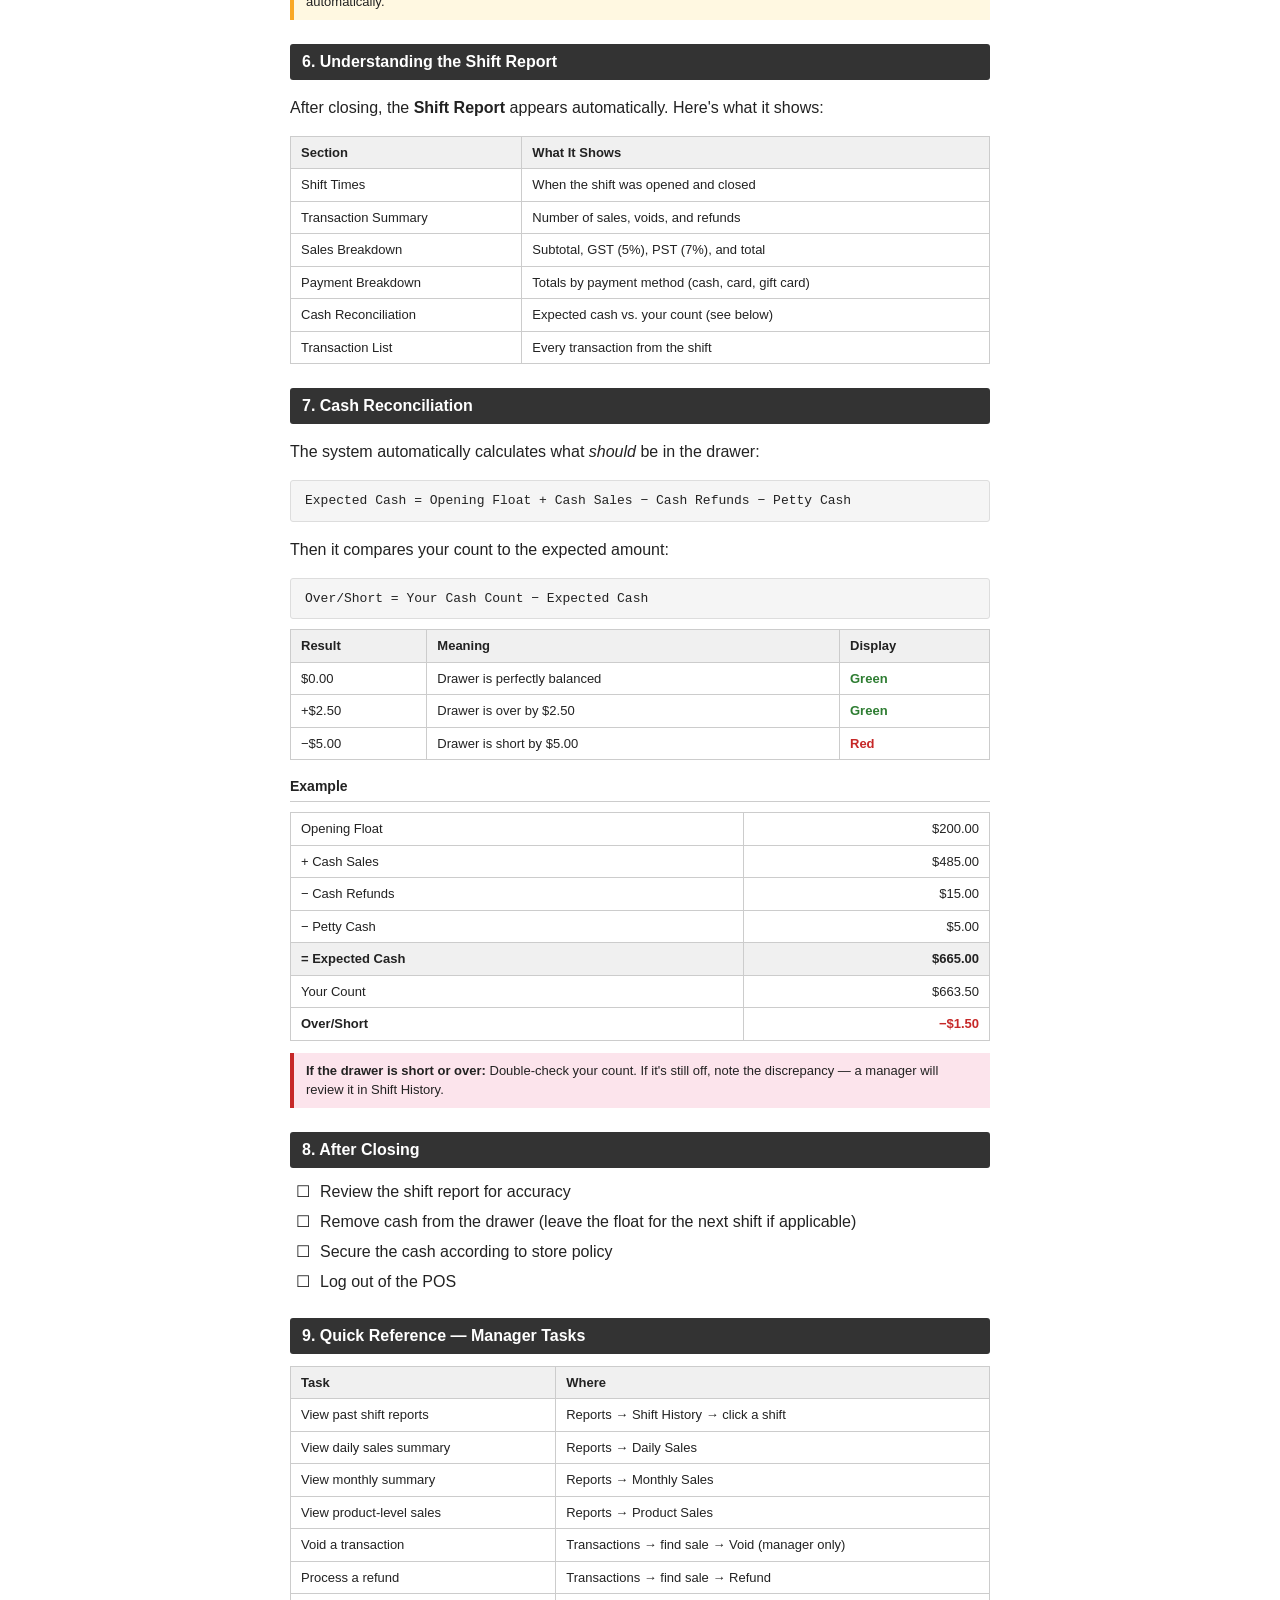
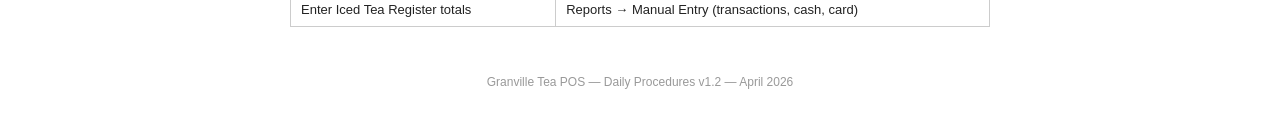
<file: public/closing-guide.html>
<!DOCTYPE html>
<html lang="en">
<head>
    <meta charset="UTF-8">
    <meta name="viewport" content="width=device-width, initial-scale=1.0">
    <title>POS Daily Procedures — Granville Tea</title>
    <style>
        @media print {
            body { margin: 0.5in; }
            .no-print { display: none; }
        }
        body {
            font-family: Arial, Helvetica, sans-serif;
            max-width: 700px;
            margin: 30px auto;
            padding: 0 20px;
            color: #222;
            line-height: 1.5;
        }
        h1 {
            text-align: center;
            font-size: 22px;
            border-bottom: 2px solid #333;
            padding-bottom: 8px;
            margin-bottom: 4px;
        }
        .subtitle {
            text-align: center;
            color: #666;
            font-size: 13px;
            margin-bottom: 24px;
        }
        h2 {
            font-size: 16px;
            background: #333;
            color: #fff;
            padding: 6px 12px;
            margin: 24px 0 12px;
            border-radius: 3px;
        }
        h3 {
            font-size: 14px;
            margin: 16px 0 8px;
            border-bottom: 1px solid #ccc;
            padding-bottom: 4px;
        }
        ol, ul {
            margin: 0 0 12px 0;
            padding-left: 24px;
        }
        li {
            margin-bottom: 6px;
        }
        .step-number {
            display: inline-block;
            background: #333;
            color: #fff;
            width: 22px;
            height: 22px;
            border-radius: 50%;
            text-align: center;
            font-size: 13px;
            line-height: 22px;
            margin-right: 6px;
            font-weight: bold;
        }
        .steps li {
            list-style: none;
            margin-bottom: 10px;
        }
        .steps {
            padding-left: 0;
        }
        .note {
            background: #fff8e1;
            border-left: 4px solid #f9a825;
            padding: 8px 12px;
            margin: 12px 0;
            font-size: 13px;
        }
        .important {
            background: #fce4ec;
            border-left: 4px solid #c62828;
            padding: 8px 12px;
            margin: 12px 0;
            font-size: 13px;
        }
        .formula {
            background: #f5f5f5;
            border: 1px solid #ddd;
            padding: 10px 14px;
            font-family: Consolas, monospace;
            font-size: 13px;
            margin: 10px 0;
            border-radius: 3px;
        }
        table {
            width: 100%;
            border-collapse: collapse;
            margin: 10px 0;
            font-size: 13px;
        }
        th, td {
            border: 1px solid #ccc;
            padding: 6px 10px;
            text-align: left;
        }
        th {
            background: #f0f0f0;
            font-weight: bold;
        }
        .green { color: #2e7d32; font-weight: bold; }
        .red { color: #c62828; font-weight: bold; }
        .print-btn {
            display: block;
            margin: 20px auto;
            padding: 10px 30px;
            background: #333;
            color: #fff;
            border: none;
            border-radius: 4px;
            font-size: 15px;
            cursor: pointer;
        }
        .print-btn:hover { background: #555; }
        .checklist li {
            list-style: none;
            position: relative;
            padding-left: 6px;
        }
        .checklist li::before {
            content: "\2610";
            position: absolute;
            left: -18px;
            font-size: 16px;
        }
    </style>
</head>
<body>

<button class="print-btn no-print" onclick="window.print()">Print This Guide</button>

<h1>POS Daily Procedures</h1>
<p class="subtitle">Granville Tea — Reference Guide for Staff</p>

<!-- ═══════════════════════════════════════════ -->
<!-- OPENING PROCEDURES                          -->
<!-- ═══════════════════════════════════════════ -->

<h2 style="background:#2e7d32;">OPENING PROCEDURES</h2>

<h2>1. Before Opening</h2>

<ul class="checklist">
    <li>Count the cash float and confirm the amount (default $200.00)</li>
    <li>Place the float in the cash drawer</li>
    <li>Make sure the receipt printer and card terminal are powered on</li>
</ul>

<!-- ───────────────────────────────────────── -->
<h2>2. Open the Shift</h2>

<ol class="steps">
    <li>
        <span class="step-number">1</span>
        Go to <strong>pos.granvilletea.com</strong> and log in with your username and password (or PIN)
    </li>
    <li>
        <span class="step-number">2</span>
        On the <strong>Open Shift</strong> screen, confirm the terminal name shown (the system remembers which machine you're on)
    </li>
    <li>
        <span class="step-number">3</span>
        Enter the <strong>Opening Float</strong> amount (the cash you placed in the drawer)
    </li>
    <li>
        <span class="step-number">4</span>
        Click <strong>"Start Shift"</strong> — you'll go straight to the sales terminal
    </li>
</ol>

<div class="note">
    <strong>Note:</strong> Only one shift can be open per terminal at a time. If a shift is already open on your terminal, you'll be taken directly to the staff picker.
</div>

<!-- ───────────────────────────────────────── -->
<h2>3. Switching Between Staff</h2>

<p>Multiple staff can use the same terminal during a shift:</p>

<ol class="steps">
    <li>
        <span class="step-number">1</span>
        Click <strong>"Switch User"</strong> in the top navigation bar (or wait for the idle timeout)
    </li>
    <li>
        <span class="step-number">2</span>
        The <strong>Staff Picker</strong> appears — tap your name
    </li>
    <li>
        <span class="step-number">3</span>
        Enter your <strong>PIN</strong> if prompted (1–3 digits)
    </li>
    <li>
        <span class="step-number">4</span>
        You're now on the terminal — the shift stays open, and your name appears on transactions
    </li>
</ol>

<div class="note">
    <strong>Tip:</strong> The system automatically returns to the staff picker after a period of inactivity, so you don't need to manually switch if someone walks away.
</div>

<!-- ═══════════════════════════════════════════ -->
<!-- CLOSING PROCEDURES                          -->
<!-- ═══════════════════════════════════════════ -->

<h2 style="background:#c62828;">CLOSING PROCEDURES</h2>

<h2>4. Before Closing</h2>

<ul class="checklist">
    <li>Finish all pending transactions — no open sales in the cart</li>
    <li>Process any outstanding refunds or voids</li>
    <li>Make sure all card transactions have been settled (check terminal)</li>
</ul>

<!-- ───────────────────────────────────────── -->
<h2>5. End of Day</h2>

<ol class="steps">
    <li>
        <span class="step-number">1</span>
        Click <strong>"Admin"</strong> in the top bar, enter your manager PIN, then click <strong>"End of Day"</strong>
    </li>
    <li>
        <span class="step-number">2</span>
        Review the <strong>Shift Summary</strong> displayed on screen:
        <ul>
            <li>Total number of transactions</li>
            <li>Total sales amount</li>
            <li>Payment breakdown (cash, card, gift card)</li>
        </ul>
    </li>
    <li>
        <span class="step-number">3</span>
        <strong>Count the cash in the drawer</strong> — count all bills and coins carefully
    </li>
    <li>
        <span class="step-number">4</span>
        Enter the counted amount in the <strong>"Closing Cash Count"</strong> field
    </li>
    <li>
        <span class="step-number">5</span>
        Add any <strong>notes</strong> if needed (e.g. "broke a coin roll", "paid supplier from drawer")
    </li>
    <li>
        <span class="step-number">6</span>
        Click <strong>"End of Day"</strong> to submit
    </li>
</ol>

<div class="note">
    <strong>Tip:</strong> Count the cash twice to be sure. Include the opening float in your count — the system accounts for it automatically.
</div>

<!-- ───────────────────────────────────────── -->
<h2>6. Understanding the Shift Report</h2>

<p>After closing, the <strong>Shift Report</strong> appears automatically. Here's what it shows:</p>

<table>
    <tr>
        <th>Section</th>
        <th>What It Shows</th>
    </tr>
    <tr>
        <td>Shift Times</td>
        <td>When the shift was opened and closed</td>
    </tr>
    <tr>
        <td>Transaction Summary</td>
        <td>Number of sales, voids, and refunds</td>
    </tr>
    <tr>
        <td>Sales Breakdown</td>
        <td>Subtotal, GST (5%), PST (7%), and total</td>
    </tr>
    <tr>
        <td>Payment Breakdown</td>
        <td>Totals by payment method (cash, card, gift card)</td>
    </tr>
    <tr>
        <td>Cash Reconciliation</td>
        <td>Expected cash vs. your count (see below)</td>
    </tr>
    <tr>
        <td>Transaction List</td>
        <td>Every transaction from the shift</td>
    </tr>
</table>

<!-- ───────────────────────────────────────── -->
<h2>7. Cash Reconciliation</h2>

<p>The system automatically calculates what <em>should</em> be in the drawer:</p>

<div class="formula">
    Expected Cash = Opening Float + Cash Sales &minus; Cash Refunds &minus; Petty Cash
</div>

<p>Then it compares your count to the expected amount:</p>

<div class="formula">
    Over/Short = Your Cash Count &minus; Expected Cash
</div>

<table>
    <tr>
        <th>Result</th>
        <th>Meaning</th>
        <th>Display</th>
    </tr>
    <tr>
        <td>$0.00</td>
        <td>Drawer is perfectly balanced</td>
        <td class="green">Green</td>
    </tr>
    <tr>
        <td>+$2.50</td>
        <td>Drawer is over by $2.50</td>
        <td class="green">Green</td>
    </tr>
    <tr>
        <td>&minus;$5.00</td>
        <td>Drawer is short by $5.00</td>
        <td class="red">Red</td>
    </tr>
</table>

<h3>Example</h3>
<table>
    <tr><td>Opening Float</td><td style="text-align:right">$200.00</td></tr>
    <tr><td>+ Cash Sales</td><td style="text-align:right">$485.00</td></tr>
    <tr><td>&minus; Cash Refunds</td><td style="text-align:right">$15.00</td></tr>
    <tr><td>&minus; Petty Cash</td><td style="text-align:right">$5.00</td></tr>
    <tr><th>= Expected Cash</th><th style="text-align:right">$665.00</th></tr>
    <tr><td>Your Count</td><td style="text-align:right">$663.50</td></tr>
    <tr><td><strong>Over/Short</strong></td><td style="text-align:right" class="red">&minus;$1.50</td></tr>
</table>

<div class="important">
    <strong>If the drawer is short or over:</strong> Double-check your count. If it's still off, note the discrepancy — a manager will review it in Shift History.
</div>

<!-- ───────────────────────────────────────── -->
<h2>8. After Closing</h2>

<ul class="checklist">
    <li>Review the shift report for accuracy</li>
    <li>Remove cash from the drawer (leave the float for the next shift if applicable)</li>
    <li>Secure the cash according to store policy</li>
    <li>Log out of the POS</li>
</ul>

<!-- ───────────────────────────────────────── -->
<h2>9. Quick Reference — Manager Tasks</h2>

<table>
    <tr>
        <th>Task</th>
        <th>Where</th>
    </tr>
    <tr>
        <td>View past shift reports</td>
        <td>Reports &rarr; Shift History &rarr; click a shift</td>
    </tr>
    <tr>
        <td>View daily sales summary</td>
        <td>Reports &rarr; Daily Sales</td>
    </tr>
    <tr>
        <td>View monthly summary</td>
        <td>Reports &rarr; Monthly Sales</td>
    </tr>
    <tr>
        <td>View product-level sales</td>
        <td>Reports &rarr; Product Sales</td>
    </tr>
    <tr>
        <td>Void a transaction</td>
        <td>Transactions &rarr; find sale &rarr; Void (manager only)</td>
    </tr>
    <tr>
        <td>Process a refund</td>
        <td>Transactions &rarr; find sale &rarr; Refund</td>
    </tr>
    <tr>
        <td>Enter Iced Tea Register totals</td>
        <td>Reports &rarr; Manual Entry (transactions, cash, card)</td>
    </tr>
</table>

<br>
<p style="text-align:center; color:#999; font-size:12px;">
    Granville Tea POS — Daily Procedures v1.2 — April 2026
</p>

</body>
</html>
</file>
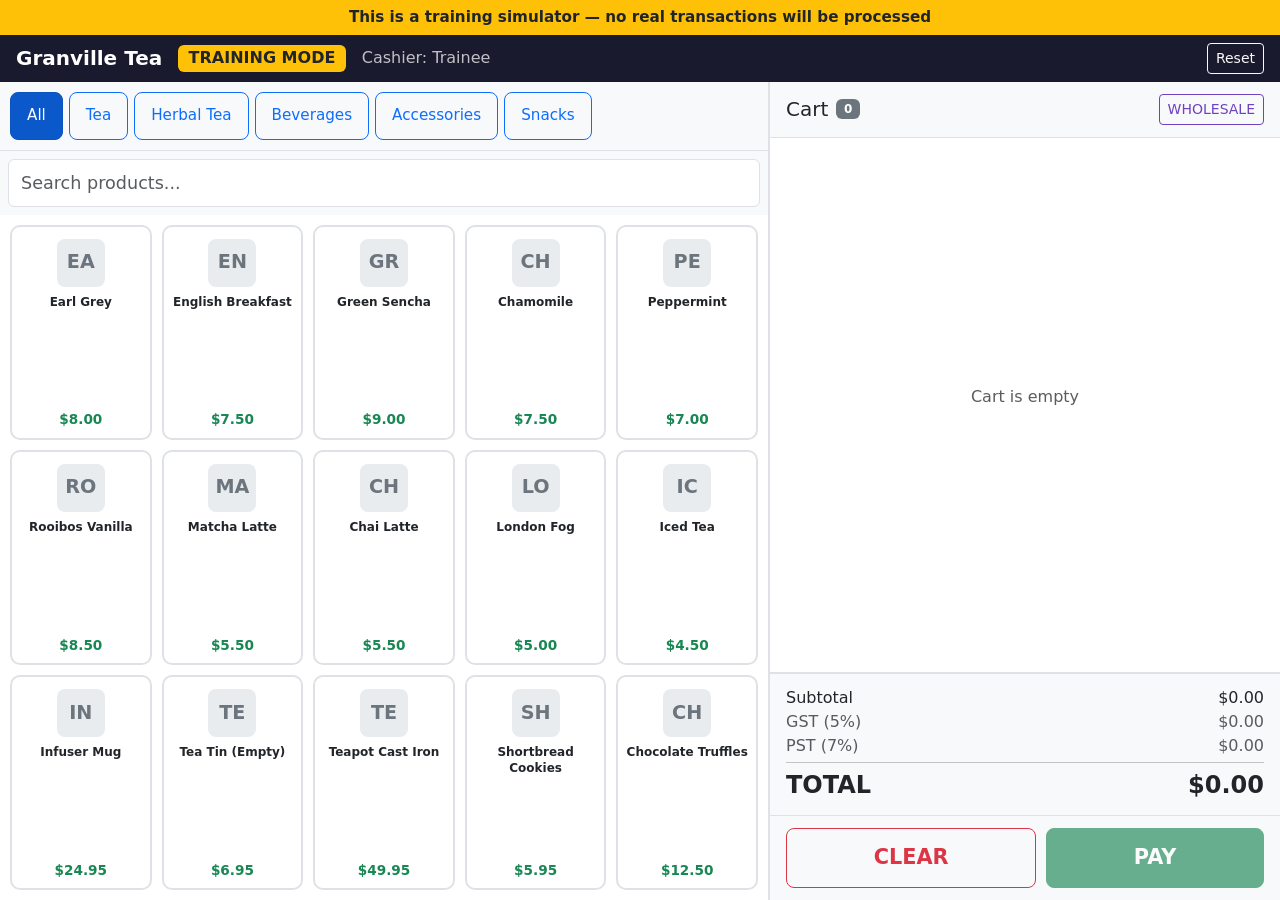
<file: public/training.html>
<!DOCTYPE html>
<html lang="en">
<head>
<meta charset="UTF-8">
<meta name="viewport" content="width=device-width, initial-scale=1.0">
<title>POS Training Simulator</title>
<link href="https://cdn.jsdelivr.net/npm/bootstrap@5.3.2/dist/css/bootstrap.min.css" rel="stylesheet">
<style>
/* ── POS Terminal Styles ─────────────────────────────────────────────── */
body { margin: 0; padding: 0; overflow: hidden; height: 100vh; background: #f0f0f0; }

.training-banner {
    background: #ffc107; color: #212529; text-align: center; padding: 6px 16px;
    font-weight: 600; font-size: 0.95rem; flex-shrink: 0;
}

.pos-terminal { display: flex; flex-direction: column; height: 100vh; }

.pos-header { background: #1a1a2e; flex-shrink: 0; }

.pos-main { display: flex; flex: 1; overflow: hidden; }

/* ── Left: Products ── */
.pos-products { flex: 0 0 60%; display: flex; flex-direction: column; overflow: hidden; background: #fff; }

.pos-categories {
    display: flex; gap: 6px; padding: 10px; overflow-x: auto;
    flex-shrink: 0; background: #f8f9fa; border-bottom: 1px solid #dee2e6;
}

.category-btn {
    flex-shrink: 0; min-height: 48px; font-size: 0.95rem;
    padding: 8px 16px; border-radius: 8px;
}

.pos-search { flex-shrink: 0; background: #f8f9fa; }
.pos-search input { font-size: 1.1rem; height: 48px; }

.pos-grid {
    display: grid; grid-template-columns: repeat(auto-fill, minmax(140px, 1fr));
    gap: 10px; padding: 10px; overflow-y: auto; flex: 1;
}

/* Product cards */
.pos-product-card {
    border: 2px solid #dee2e6; border-radius: 10px; padding: 8px;
    text-align: center; cursor: pointer; transition: all 0.15s ease;
    background: #fff; user-select: none; min-height: 140px;
    display: flex; flex-direction: column; align-items: center;
}
.pos-product-card:hover { border-color: #0d6efd; box-shadow: 0 2px 8px rgba(13,110,253,0.25); }
.pos-product-card:active { transform: scale(0.96); background: #e8f0fe; }
.pos-product-card.hidden { display: none; }

.pos-product-img {
    width: 56px; height: 56px; margin: 0 auto 4px;
    display: flex; align-items: center; justify-content: center; flex-shrink: 0;
}
.pos-product-placeholder {
    width: 48px; height: 48px; background: #e9ecef; border-radius: 8px;
    display: flex; align-items: center; justify-content: center;
    font-size: 1.2rem; font-weight: bold; color: #6c757d; text-transform: uppercase;
}
.pos-product-name {
    font-size: 0.75rem; font-weight: 600; line-height: 1.3; margin-bottom: 2px;
    overflow: hidden; text-overflow: ellipsis; display: -webkit-box;
    -webkit-line-clamp: 3; -webkit-box-orient: vertical; width: 100%; flex: 1;
}
.pos-product-price { font-size: 0.85rem; color: #198754; font-weight: 600; flex-shrink: 0; margin-top: auto; }

/* ── Right: Cart ── */
.pos-cart { flex: 0 0 40%; display: flex; flex-direction: column; background: #fff; border-left: 2px solid #dee2e6; }

.pos-cart-header {
    display: flex; align-items: center; justify-content: space-between;
    padding: 12px 16px; background: #f8f9fa; border-bottom: 1px solid #dee2e6; flex-shrink: 0;
}
.pos-cart-items { flex: 1; overflow-y: auto; padding: 8px; }
.pos-cart-empty { display: flex; align-items: center; justify-content: center; height: 100%; text-align: center; }
.pos-cart-item { padding: 10px; border-bottom: 1px solid #f0f0f0; }
.pos-cart-item:last-child { border-bottom: none; }

.qty-btn {
    width: 36px; height: 36px; padding: 0; font-size: 1.1rem; font-weight: bold;
    border-radius: 50%; display: flex; align-items: center; justify-content: center;
}
.qty-display { font-weight: bold; font-size: 1.1rem; min-width: 24px; text-align: center; cursor: pointer; }
.qty-display:hover { color: #0d6efd; text-decoration: underline; }

.remove-btn { width: 30px; height: 30px; padding: 0; font-size: 1rem; border-radius: 50%; }

.pos-cart-totals { padding: 12px 16px; border-top: 2px solid #dee2e6; background: #f8f9fa; flex-shrink: 0; }
.pos-cart-actions { display: flex; gap: 10px; padding: 12px 16px; background: #f8f9fa; border-top: 1px solid #dee2e6; flex-shrink: 0; }
.pos-cart-actions .btn { min-height: 60px; font-size: 1.3rem; font-weight: bold; }

/* ── Payment Modal ── */
.payment-entry { padding: 10px; border: 1px solid #dee2e6; border-radius: 8px; margin-bottom: 8px; background: #f8f9fa; }
.payment-entry .method-label { font-weight: bold; text-transform: capitalize; }

/* ── Wholesale Toggle ── */
.btn-outline-purple { color: #6f42c1; border-color: #6f42c1; background: transparent; }
.btn-outline-purple:hover { color: #fff; background: #6f42c1; border-color: #6f42c1; }
.btn-purple { color: #fff; background: #6f42c1; border-color: #6f42c1; }
.btn-purple:hover { color: #fff; background: #5a32a3; border-color: #5a32a3; }
.text-purple { color: #6f42c1; }

/* ── Quantity Keypad Modal ── */
.qty-keypad-grid { display: grid; grid-template-columns: repeat(4, 1fr); gap: 6px; }
.qty-keypad-btn {
    height: 60px; font-size: 1.4rem; font-weight: 600; border-radius: 10px; user-select: none;
}
.qty-keypad-btn:active { transform: scale(0.95); }
.qty-keypad-display { background: #f8f9fa; border-radius: 8px; padding: 8px; min-height: 60px; }
.qty-mode-toggle .qty-mode-btn { border-radius: 0; font-weight: 600; font-size: 1.1rem; min-height: 44px; }
.qty-mode-toggle .qty-mode-btn:first-child { border-radius: 8px 0 0 8px; }
.qty-mode-toggle .qty-mode-btn:last-child { border-radius: 0 8px 8px 0; }
.quick-dollar-btn { min-height: 44px; font-size: 1.1rem; font-weight: 600; }

/* ── Scrollbar styling ── */
.pos-grid::-webkit-scrollbar, .pos-cart-items::-webkit-scrollbar { width: 6px; }
.pos-grid::-webkit-scrollbar-thumb, .pos-cart-items::-webkit-scrollbar-thumb { background: #c0c0c0; border-radius: 3px; }

/* ── Sale complete overlay ── */
.sale-complete-overlay {
    position: fixed; inset: 0; background: rgba(0,0,0,0.6); z-index: 9999;
    display: flex; align-items: center; justify-content: center;
}
.sale-complete-card {
    background: #fff; border-radius: 16px; padding: 40px; text-align: center;
    box-shadow: 0 20px 60px rgba(0,0,0,0.5); max-width: 500px; width: 90%;
}
</style>
</head>
<body>

<div class="pos-terminal">
    <!-- Training Banner -->
    <div class="training-banner">
        This is a training simulator &mdash; no real transactions will be processed
    </div>

    <!-- Header Bar -->
    <div class="pos-header">
        <div class="d-flex align-items-center justify-content-between px-3 py-2">
            <div class="d-flex align-items-center gap-3">
                <strong class="text-white fs-5">Granville Tea</strong>
                <span class="badge bg-warning text-dark fs-6">TRAINING MODE</span>
                <span class="text-light opacity-75">Cashier: Trainee</span>
            </div>
            <div class="d-flex align-items-center gap-2">
                <button class="btn btn-outline-light btn-sm" onclick="location.reload()">Reset</button>
            </div>
        </div>
    </div>

    <div class="pos-main">
        <!-- Left: Products -->
        <div class="pos-products">
            <!-- Category Tabs -->
            <div class="pos-categories" id="categoryTabs"></div>

            <!-- Search -->
            <div class="pos-search px-2 py-2">
                <input type="text" id="productSearch" class="form-control" placeholder="Search products..." autocomplete="off">
            </div>

            <!-- Product Grid -->
            <div class="pos-grid" id="productGrid"></div>
        </div>

        <!-- Right: Cart -->
        <div class="pos-cart">
            <div class="pos-cart-header">
                <div class="d-flex align-items-center gap-2">
                    <h5 class="mb-0">Cart</h5>
                    <span class="badge bg-secondary" id="cartCount">0</span>
                </div>
                <button class="btn btn-sm btn-outline-purple" id="wholesaleToggle" title="Toggle 25% wholesale discount">
                    WHOLESALE
                </button>
            </div>

            <div class="pos-cart-items" id="cartItems">
                <div class="pos-cart-empty" id="cartEmpty">
                    <p class="text-muted">Cart is empty</p>
                </div>
            </div>

            <div class="pos-cart-totals">
                <div class="d-flex justify-content-between">
                    <span>Subtotal</span>
                    <span id="cartSubtotal">$0.00</span>
                </div>
                <div class="d-flex justify-content-between text-muted">
                    <span>GST (5%)</span>
                    <span id="cartGst">$0.00</span>
                </div>
                <div class="d-flex justify-content-between text-muted">
                    <span>PST (7%)</span>
                    <span id="cartPst">$0.00</span>
                </div>
                <hr class="my-1">
                <div class="d-flex justify-content-between fw-bold fs-4">
                    <span>TOTAL</span>
                    <span id="cartTotal">$0.00</span>
                </div>
            </div>

            <div class="pos-cart-actions">
                <button class="btn btn-outline-danger btn-lg flex-fill" id="clearCartBtn">CLEAR</button>
                <button class="btn btn-success btn-lg flex-fill" id="payBtn" disabled>PAY</button>
            </div>
        </div>
    </div>
</div>

<!-- Modifier Modal -->
<div class="modal fade" id="modifierModal" tabindex="-1" data-bs-backdrop="static">
    <div class="modal-dialog">
        <div class="modal-content">
            <div class="modal-header bg-info text-white">
                <h5 class="modal-title" id="modifierModalTitle">Customize Drink</h5>
                <button type="button" class="btn-close btn-close-white" data-bs-dismiss="modal"></button>
            </div>
            <div class="modal-body">
                <div id="modifierButtons" class="d-flex flex-wrap gap-2 mb-3"></div>
                <h6>Selected:</h6>
                <div id="modifierSelected" class="mb-3">
                    <p class="text-muted" id="noModsMsg">None (plain)</p>
                </div>
                <div class="d-flex justify-content-between fw-bold fs-5">
                    <span>Item Total:</span>
                    <span id="modifierItemTotal">$0.00</span>
                </div>
            </div>
            <div class="modal-footer">
                <button type="button" class="btn btn-outline-secondary btn-lg" id="addPlainBtn">Add Plain</button>
                <button type="button" class="btn btn-info btn-lg" id="addWithModsBtn">Add to Cart</button>
            </div>
        </div>
    </div>
</div>

<!-- Payment Modal -->
<div class="modal fade" id="paymentModal" tabindex="-1" data-bs-backdrop="static">
    <div class="modal-dialog modal-lg">
        <div class="modal-content">
            <div class="modal-header bg-success text-white">
                <h5 class="modal-title">Payment</h5>
                <button type="button" class="btn-close btn-close-white" data-bs-dismiss="modal"></button>
            </div>
            <div class="modal-body">
                <div class="row">
                    <div class="col-md-6">
                        <h4 class="mb-3">Amount Due: <span id="modalTotal" class="text-success">$0.00</span></h4>
                        <h5>Remaining: <span id="modalRemaining" class="text-danger">$0.00</span></h5>
                        <div id="paymentEntries"></div>
                        <div class="mt-3">
                            <label class="form-label fw-bold">Add Payment</label>
                            <div class="d-flex gap-2 flex-wrap">
                                <button class="btn btn-outline-success btn-lg add-payment-btn" data-method="cash">Cash</button>
                                <button class="btn btn-outline-primary btn-lg add-payment-btn" data-method="card">Card</button>
                            </div>
                        </div>
                    </div>
                    <div class="col-md-6">
                        <div id="quickCashPanel" style="display:none">
                            <label class="form-label fw-bold">Quick Cash</label>
                            <div class="d-flex gap-2 flex-wrap mb-3" id="quickCashBtns"></div>
                            <div class="mb-3">
                                <label class="form-label">Custom Amount</label>
                                <input type="number" class="form-control form-control-lg" id="customCashAmount" step="0.01" min="0" placeholder="0.00">
                                <button class="btn btn-success mt-2" id="applyCustomCash">Apply</button>
                            </div>
                        </div>
                        <div id="changeDisplay" class="mt-3" style="display:none">
                            <div class="alert alert-success fs-3 text-center">
                                Change: <strong id="changeAmount">$0.00</strong>
                            </div>
                        </div>
                    </div>
                </div>
            </div>
            <div class="modal-footer">
                <button type="button" class="btn btn-secondary" data-bs-dismiss="modal">Cancel</button>
                <button type="button" class="btn btn-success btn-lg" id="completeSaleBtn" disabled>Complete Sale</button>
            </div>
        </div>
    </div>
</div>

<!-- Quantity Keypad Modal -->
<div class="modal fade" id="qtyKeypadModal" tabindex="-1" data-bs-backdrop="static">
    <div class="modal-dialog modal-sm">
        <div class="modal-content">
            <div class="modal-header bg-primary text-white py-2">
                <h5 class="modal-title" id="qtyKeypadTitle">Quantity</h5>
                <button type="button" class="btn-close btn-close-white" data-bs-dismiss="modal"></button>
            </div>
            <div class="modal-body p-2">
                <div class="qty-mode-toggle d-flex mb-2">
                    <button class="btn btn-primary flex-fill qty-mode-btn active" data-mode="qty">QTY</button>
                    <button class="btn btn-outline-primary flex-fill qty-mode-btn" data-mode="dollar">$</button>
                </div>
                <div class="qty-keypad-display text-center mb-2">
                    <div id="qtyKeypadInput" class="fs-1 fw-bold font-monospace">0</div>
                    <div id="qtyKeypadPreview" class="text-muted small" style="display:none"></div>
                </div>
                <div id="qtyQuickDollars" class="d-flex gap-2 mb-2" style="display:none !important">
                    <button class="btn btn-outline-success flex-fill quick-dollar-btn" data-amount="5">$5</button>
                    <button class="btn btn-outline-success flex-fill quick-dollar-btn" data-amount="10">$10</button>
                    <button class="btn btn-outline-success flex-fill quick-dollar-btn" data-amount="20">$20</button>
                </div>
                <div class="qty-keypad-grid">
                    <button class="btn btn-light qty-keypad-btn" data-key="7">7</button>
                    <button class="btn btn-light qty-keypad-btn" data-key="8">8</button>
                    <button class="btn btn-light qty-keypad-btn" data-key="9">9</button>
                    <button class="btn btn-outline-danger qty-keypad-btn" data-key="backspace">&#9003;</button>
                    <button class="btn btn-light qty-keypad-btn" data-key="4">4</button>
                    <button class="btn btn-light qty-keypad-btn" data-key="5">5</button>
                    <button class="btn btn-light qty-keypad-btn" data-key="6">6</button>
                    <button class="btn btn-outline-secondary qty-keypad-btn" data-key="clear">C</button>
                    <button class="btn btn-light qty-keypad-btn" data-key="1">1</button>
                    <button class="btn btn-light qty-keypad-btn" data-key="2">2</button>
                    <button class="btn btn-light qty-keypad-btn" data-key="3">3</button>
                    <button class="btn btn-info text-white qty-keypad-btn" data-key="half">&frac12;</button>
                    <button class="btn btn-light qty-keypad-btn" data-key="0">0</button>
                    <button class="btn btn-light qty-keypad-btn" data-key=".">.</button>
                    <button class="btn btn-success text-white qty-keypad-btn qty-keypad-confirm" data-key="confirm" style="grid-column: span 2;">OK</button>
                </div>
            </div>
        </div>
    </div>
</div>

<script src="https://cdn.jsdelivr.net/npm/bootstrap@5.3.2/dist/js/bootstrap.bundle.min.js"></script>
<script>
(function() {
    'use strict';

    // ── Dummy Data ──────────────────────────────────────────────────────

    const CATEGORIES = [
        { id: 1, name: 'Tea' },
        { id: 2, name: 'Herbal Tea' },
        { id: 3, name: 'Beverages' },
        { id: 4, name: 'Accessories' },
        { id: 6, name: 'Snacks' }
    ];

    const BEVERAGES_CAT_ID = 3;

    const PRODUCTS = [
        // Tea
        { id: 1,  name: 'Earl Grey',             price: 8.00,  category_id: 1, tax_profile: 'tax_free' },
        { id: 2,  name: 'English Breakfast',      price: 7.50,  category_id: 1, tax_profile: 'tax_free' },
        { id: 3,  name: 'Green Sencha',           price: 9.00,  category_id: 1, tax_profile: 'tax_free' },
        // Herbal Tea
        { id: 4,  name: 'Chamomile',              price: 7.50,  category_id: 2, tax_profile: 'tax_free' },
        { id: 5,  name: 'Peppermint',             price: 7.00,  category_id: 2, tax_profile: 'tax_free' },
        { id: 6,  name: 'Rooibos Vanilla',        price: 8.50,  category_id: 2, tax_profile: 'tax_free' },
        // Beverages
        { id: 7,  name: 'Matcha Latte',           price: 5.50,  category_id: 3, tax_profile: 'gst_only' },
        { id: 8,  name: 'Chai Latte',             price: 5.50,  category_id: 3, tax_profile: 'gst_only' },
        { id: 9,  name: 'London Fog',             price: 5.00,  category_id: 3, tax_profile: 'gst_only' },
        { id: 10, name: 'Iced Tea',               price: 4.50,  category_id: 3, tax_profile: 'gst_only' },
        // Accessories
        { id: 11, name: 'Infuser Mug',            price: 24.95, category_id: 4, tax_profile: 'gst_pst' },
        { id: 12, name: 'Tea Tin (Empty)',         price: 6.95,  category_id: 4, tax_profile: 'gst_pst' },
        { id: 13, name: 'Teapot Cast Iron',       price: 49.95, category_id: 4, tax_profile: 'gst_pst' },
        // Snacks
        { id: 17, name: 'Shortbread Cookies',     price: 5.95,  category_id: 6, tax_profile: 'tax_free' },
        { id: 18, name: 'Chocolate Truffles',     price: 12.50, category_id: 6, tax_profile: 'tax_free' },
    ];

    const MODIFIERS = [
        { id: 1, name: 'Oat Milk',    price: 0.75 },
        { id: 2, name: 'Extra Shot',  price: 1.00 },
        { id: 3, name: 'Honey',       price: 0.50 }
    ];

    const GST_RATE = 0.05;
    const PST_RATE = 0.07;
    const WHOLESALE_DISCOUNT = 0.25;

    // ── State ───────────────────────────────────────────────────────────

    let cart = [];          // [{ cartKey, productId, productName, unitPrice, quantity, taxProfile, modifiers: [{id,name,price,qty}] }]
    let wholesale = false;
    let nextCartId = 1;

    // ── Utility ─────────────────────────────────────────────────────────

    function escHtml(str) {
        const div = document.createElement('div');
        div.appendChild(document.createTextNode(str));
        return div.innerHTML;
    }

    function fmtQty(n) {
        const f = parseFloat(n);
        if (Number.isInteger(f)) return f.toString();
        return parseFloat(f.toFixed(2)).toString();
    }

    function round2(n) { return Math.round(n * 100) / 100; }

    // ── Tax Calculation ─────────────────────────────────────────────────

    function calcItemTotals(item) {
        const modTotal = (item.modifiers || []).reduce((s, m) => s + m.price * (m.qty || 1), 0);
        const effectivePrice = item.unitPrice + modTotal;
        const displayPrice = wholesale ? round2(effectivePrice * (1 - WHOLESALE_DISCOUNT)) : effectivePrice;
        const lineSubtotal = round2(displayPrice * item.quantity);

        let gst = 0, pst = 0;
        if (item.taxProfile === 'gst_only') {
            gst = round2(lineSubtotal * GST_RATE);
        } else if (item.taxProfile === 'gst_pst') {
            gst = round2(lineSubtotal * GST_RATE);
            pst = round2(lineSubtotal * PST_RATE);
        }

        return {
            effectivePrice,
            displayPrice,
            lineSubtotal,
            gst,
            pst,
            lineTotal: round2(lineSubtotal + gst + pst)
        };
    }

    function calcCartTotals() {
        let subtotal = 0, gst = 0, pst = 0;
        cart.forEach(item => {
            const t = calcItemTotals(item);
            subtotal += t.lineSubtotal;
            gst += t.gst;
            pst += t.pst;
        });
        return {
            subtotal: round2(subtotal),
            gst: round2(gst),
            pst: round2(pst),
            total: round2(subtotal + gst + pst)
        };
    }

    // ── Build Category Tabs ─────────────────────────────────────────────

    function buildCategories() {
        const container = document.getElementById('categoryTabs');
        let html = '<button class="btn btn-primary category-btn active" data-category="">All</button>';
        CATEGORIES.forEach(c => {
            html += `<button class="btn btn-outline-primary category-btn" data-category="${c.id}">${escHtml(c.name)}</button>`;
        });
        container.innerHTML = html;

        container.querySelectorAll('.category-btn').forEach(btn => {
            btn.addEventListener('click', function() {
                container.querySelectorAll('.category-btn').forEach(b => b.classList.remove('active', 'btn-primary'));
                container.querySelectorAll('.category-btn').forEach(b => { if (!b.classList.contains('active')) b.classList.add('btn-outline-primary'); });
                this.classList.remove('btn-outline-primary');
                this.classList.add('active', 'btn-primary');
                filterProducts();
            });
        });
    }

    // ── Build Product Grid ──────────────────────────────────────────────

    function buildProducts() {
        const grid = document.getElementById('productGrid');
        grid.innerHTML = PRODUCTS.map(p => `
            <div class="pos-product-card" data-id="${p.id}" data-category="${p.category_id}"
                 data-name="${escHtml(p.name.toLowerCase())}" data-price="${p.price}">
                <div class="pos-product-img">
                    <div class="pos-product-placeholder">${escHtml(p.name.substring(0, 2))}</div>
                </div>
                <div class="pos-product-name">${escHtml(p.name)}</div>
                <div class="pos-product-price">$${p.price.toFixed(2)}</div>
            </div>
        `).join('');

        grid.querySelectorAll('.pos-product-card').forEach(card => {
            card.addEventListener('click', function() {
                const id = parseInt(this.dataset.id);
                const product = PRODUCTS.find(p => p.id === id);
                if (!product) return;

                if (product.category_id === BEVERAGES_CAT_ID && MODIFIERS.length > 0) {
                    openModifierModal(product);
                    return;
                }
                addToCart(product, 1, []);
            });
        });
    }

    // ── Product Filtering ───────────────────────────────────────────────

    function filterProducts() {
        const activeCat = document.querySelector('.category-btn.active')?.dataset.category || '';
        const search = (document.getElementById('productSearch')?.value || '').toLowerCase().trim();

        document.querySelectorAll('.pos-product-card').forEach(card => {
            const catMatch = !activeCat || card.dataset.category === activeCat;
            const nameMatch = !search || card.dataset.name.includes(search);
            card.classList.toggle('hidden', !(catMatch && nameMatch));
        });
    }

    document.getElementById('productSearch').addEventListener('input', filterProducts);

    // ── Cart Operations ─────────────────────────────────────────────────

    function makeCartKey(productId, modifiers) {
        if (!modifiers || modifiers.length === 0) return String(productId);
        const modStr = modifiers.map(m => m.id + ':' + (m.qty || 1)).sort().join(',');
        return productId + '|' + modStr;
    }

    function addToCart(product, quantity, modifiers) {
        const cartKey = makeCartKey(product.id, modifiers);
        const existing = cart.find(i => i.cartKey === cartKey);

        if (existing) {
            existing.quantity += quantity;
        } else {
            cart.push({
                cartKey,
                productId: product.id,
                productName: product.name,
                unitPrice: product.price,
                quantity,
                taxProfile: product.tax_profile,
                modifiers: modifiers || []
            });
        }
        renderCart();
    }

    function updateCartQty(cartKey, newQty) {
        if (newQty <= 0) {
            cart = cart.filter(i => i.cartKey !== cartKey);
        } else {
            const item = cart.find(i => i.cartKey === cartKey);
            if (item) item.quantity = newQty;
        }
        renderCart();
    }

    function removeFromCart(cartKey) {
        cart = cart.filter(i => i.cartKey !== cartKey);
        renderCart();
    }

    function clearCart() {
        cart = [];
        renderCart();
    }

    // ── Cart Rendering ──────────────────────────────────────────────────

    function renderCart() {
        const container = document.getElementById('cartItems');
        const totals = calcCartTotals();

        if (cart.length === 0) {
            container.innerHTML = '<div class="pos-cart-empty"><p class="text-muted">Cart is empty</p></div>';
        } else {
            container.innerHTML = cart.map(item => {
                const t = calcItemTotals(item);
                let modsHtml = '';
                if (item.modifiers.length > 0) {
                    modsHtml = item.modifiers.map(m =>
                        `<div class="text-muted small ms-2">+ ${escHtml(m.name)} ($${parseFloat(m.price).toFixed(2)}${(m.qty||1) > 1 ? ' \u00d7' + (m.qty||1) : ''})</div>`
                    ).join('');
                }

                return `
                <div class="pos-cart-item" data-cart-key="${escHtml(item.cartKey)}"
                     data-product-name="${escHtml(item.productName)}"
                     data-unit-price="${t.displayPrice}">
                    <div class="d-flex justify-content-between align-items-start">
                        <div class="flex-grow-1">
                            <div class="fw-bold">${escHtml(item.productName)}</div>
                            ${modsHtml}
                            <div class="d-flex align-items-center gap-2 mt-1">
                                <button class="btn btn-sm btn-outline-secondary qty-btn" data-action="decrease"
                                        data-cart-key="${escHtml(item.cartKey)}">\u2212</button>
                                <span class="qty-display" data-cart-key="${escHtml(item.cartKey)}">${fmtQty(item.quantity)}</span>
                                <button class="btn btn-sm btn-outline-secondary qty-btn" data-action="increase"
                                        data-cart-key="${escHtml(item.cartKey)}">+</button>
                                <span class="text-muted ms-2">\u00d7 $${t.displayPrice.toFixed(2)}</span>
                            </div>
                            ${t.gst > 0 ? `<small class="text-muted">GST: $${t.gst.toFixed(2)}</small>` : ''}
                            ${t.pst > 0 ? `<small class="text-muted ms-2">PST: $${t.pst.toFixed(2)}</small>` : ''}
                        </div>
                        <div class="text-end">
                            <div class="fw-bold">$${t.lineTotal.toFixed(2)}</div>
                            <button class="btn btn-sm btn-outline-danger mt-1 remove-btn"
                                    data-cart-key="${escHtml(item.cartKey)}">\u00d7</button>
                        </div>
                    </div>
                </div>`;
            }).join('');
        }

        document.getElementById('cartSubtotal').textContent = '$' + totals.subtotal.toFixed(2);
        document.getElementById('cartGst').textContent = '$' + totals.gst.toFixed(2);
        document.getElementById('cartPst').textContent = '$' + totals.pst.toFixed(2);
        document.getElementById('cartTotal').textContent = '$' + totals.total.toFixed(2);
        document.getElementById('cartCount').textContent = cart.length;
        document.getElementById('payBtn').disabled = cart.length === 0;

        bindCartButtons();
    }

    function bindCartButtons() {
        document.querySelectorAll('.qty-btn').forEach(btn => {
            btn.addEventListener('click', function(e) {
                e.stopPropagation();
                const cartKey = this.dataset.cartKey;
                const item = cart.find(i => i.cartKey === cartKey);
                if (!item) return;
                const newQty = this.dataset.action === 'increase' ? item.quantity + 1 : item.quantity - 1;
                updateCartQty(cartKey, newQty);
            });
        });

        document.querySelectorAll('.remove-btn').forEach(btn => {
            btn.addEventListener('click', function(e) {
                e.stopPropagation();
                removeFromCart(this.dataset.cartKey);
            });
        });

        document.querySelectorAll('.qty-display').forEach(el => {
            el.addEventListener('click', function(e) {
                e.stopPropagation();
                const cartItem = this.closest('.pos-cart-item');
                const cartKey = cartItem.dataset.cartKey;
                const productName = cartItem.dataset.productName;
                const unitPrice = parseFloat(cartItem.dataset.unitPrice) || 0;
                const currentQty = parseFloat(this.textContent) || 1;
                openQtyKeypad(cartKey, productName, unitPrice, currentQty);
            });
        });
    }

    // ── Wholesale Toggle ────────────────────────────────────────────────

    document.getElementById('wholesaleToggle').addEventListener('click', function() {
        wholesale = !wholesale;
        if (wholesale) {
            this.className = 'btn btn-sm btn-purple';
            this.innerHTML = 'WHOLESALE <span class="badge bg-light text-purple">-25%</span>';
        } else {
            this.className = 'btn btn-sm btn-outline-purple';
            this.textContent = 'WHOLESALE';
        }
        renderCart();
    });

    // ── Clear Cart ──────────────────────────────────────────────────────

    document.getElementById('clearCartBtn').addEventListener('click', function() {
        if (cart.length === 0) return;
        if (!confirm('Clear cart?')) return;
        clearCart();
    });

    // ── Modifier Modal ──────────────────────────────────────────────────

    let modModalProduct = null;
    let modModalSelected = [];
    let modModalInstance = null;

    function openModifierModal(product) {
        modModalProduct = product;
        modModalSelected = [];

        document.getElementById('modifierModalTitle').textContent = product.name;
        renderModifierButtons();
        renderSelectedModifiers();

        if (!modModalInstance) {
            modModalInstance = new bootstrap.Modal(document.getElementById('modifierModal'));
        }
        modModalInstance.show();
    }

    function renderModifierButtons() {
        const container = document.getElementById('modifierButtons');
        container.innerHTML = MODIFIERS.map(m => `
            <button class="btn btn-outline-info btn-lg mod-select-btn"
                    data-mod-id="${m.id}" data-mod-name="${escHtml(m.name)}" data-mod-price="${m.price}">
                ${escHtml(m.name)} +$${m.price.toFixed(2)}
            </button>
        `).join('');

        container.querySelectorAll('.mod-select-btn').forEach(btn => {
            btn.addEventListener('click', function() {
                const modId = parseInt(this.dataset.modId);
                const existing = modModalSelected.find(s => s.id === modId);
                if (existing) {
                    existing.qty++;
                } else {
                    modModalSelected.push({
                        id: modId,
                        name: this.dataset.modName,
                        price: parseFloat(this.dataset.modPrice),
                        qty: 1
                    });
                }
                renderSelectedModifiers();
            });
        });
    }

    function renderSelectedModifiers() {
        const container = document.getElementById('modifierSelected');

        if (modModalSelected.length === 0) {
            container.innerHTML = '<p class="text-muted">None (plain)</p>';
        } else {
            container.innerHTML = modModalSelected.map((m, idx) => `
                <div class="d-flex justify-content-between align-items-center mb-1">
                    <span>
                        ${escHtml(m.name)} ${m.qty > 1 ? '\u00d7 ' + m.qty : ''}
                        <small class="text-muted">+$${(m.price * m.qty).toFixed(2)}</small>
                    </span>
                    <button class="btn btn-sm btn-outline-danger mod-remove-btn" data-idx="${idx}">\u00d7</button>
                </div>
            `).join('');

            container.querySelectorAll('.mod-remove-btn').forEach(btn => {
                btn.addEventListener('click', function() {
                    modModalSelected.splice(parseInt(this.dataset.idx), 1);
                    renderSelectedModifiers();
                });
            });
        }

        let total = modModalProduct ? modModalProduct.price : 0;
        modModalSelected.forEach(m => { total += m.price * m.qty; });
        document.getElementById('modifierItemTotal').textContent = '$' + total.toFixed(2);
    }

    document.getElementById('addPlainBtn').addEventListener('click', function() {
        if (!modModalProduct) return;
        modModalInstance?.hide();
        addToCart(modModalProduct, 1, []);
    });

    document.getElementById('addWithModsBtn').addEventListener('click', function() {
        if (!modModalProduct) return;
        modModalInstance?.hide();
        addToCart(modModalProduct, 1, modModalSelected.map(m => ({ ...m })));
    });

    // ── Quantity Keypad ─────────────────────────────────────────────────

    let qtyKeypadState = {
        cartKey: null,
        productName: '',
        unitPrice: 0,
        currentQty: 1,
        input: '',
        mode: 'qty',
        instance: null
    };

    function openQtyKeypad(cartKey, productName, unitPrice, currentQty) {
        qtyKeypadState.cartKey = cartKey;
        qtyKeypadState.productName = productName;
        qtyKeypadState.unitPrice = unitPrice;
        qtyKeypadState.currentQty = currentQty;
        qtyKeypadState.input = '';
        qtyKeypadState.mode = 'qty';

        document.getElementById('qtyKeypadTitle').textContent = productName;
        setKeypadMode('qty');
        updateKeypadDisplay();

        if (!qtyKeypadState.instance) {
            qtyKeypadState.instance = new bootstrap.Modal(document.getElementById('qtyKeypadModal'));
        }
        qtyKeypadState.instance.show();
    }

    function setKeypadMode(mode) {
        qtyKeypadState.mode = mode;
        qtyKeypadState.input = '';

        document.querySelectorAll('.qty-mode-btn').forEach(btn => {
            if (btn.dataset.mode === mode) {
                btn.classList.remove('btn-outline-primary');
                btn.classList.add('btn-primary', 'active');
            } else {
                btn.classList.remove('btn-primary', 'active');
                btn.classList.add('btn-outline-primary');
            }
        });

        const quickDollars = document.getElementById('qtyQuickDollars');
        if (quickDollars) {
            quickDollars.style.cssText = mode === 'dollar' ? '' : 'display:none !important';
        }
        updateKeypadDisplay();
    }

    function updateKeypadDisplay() {
        const inputEl = document.getElementById('qtyKeypadInput');
        const previewEl = document.getElementById('qtyKeypadPreview');
        const input = qtyKeypadState.input || '0';

        if (qtyKeypadState.mode === 'dollar') {
            inputEl.textContent = '$' + input;
            const dollars = parseFloat(input) || 0;
            if (dollars > 0 && qtyKeypadState.unitPrice > 0) {
                const calcQty = Math.round((dollars / qtyKeypadState.unitPrice) * 100) / 100;
                previewEl.textContent = '$' + dollars.toFixed(2) + ' \u00f7 $' + qtyKeypadState.unitPrice.toFixed(2) + ' = ' + fmtQty(calcQty) + ' units';
                previewEl.style.display = '';
            } else {
                previewEl.style.display = 'none';
            }
        } else {
            inputEl.textContent = input;
            previewEl.style.display = 'none';
        }
    }

    function handleKeypadKey(key) {
        let input = qtyKeypadState.input;

        switch (key) {
            case '0': case '1': case '2': case '3': case '4':
            case '5': case '6': case '7': case '8': case '9':
                if (input.includes('.') && input.split('.')[1].length >= 2) return;
                if (input === '0') input = key;
                else input += key;
                break;
            case '.':
                if (input.includes('.')) return;
                if (input === '' || input === '0') input = '0.';
                else input += '.';
                break;
            case 'half':
                input = '0.5';
                break;
            case 'backspace':
                input = input.slice(0, -1);
                break;
            case 'clear':
                input = '';
                break;
            case 'confirm':
                confirmKeypad();
                return;
        }

        qtyKeypadState.input = input;
        updateKeypadDisplay();
    }

    function confirmKeypad() {
        let qty;
        const value = parseFloat(qtyKeypadState.input) || 0;

        if (qtyKeypadState.mode === 'dollar') {
            if (value <= 0 || qtyKeypadState.unitPrice <= 0) return;
            qty = Math.round((value / qtyKeypadState.unitPrice) * 100) / 100;
            if (qty < 0.01) {
                alert('Amount too small \u2014 quantity rounds to 0.');
                return;
            }
        } else {
            qty = value;
            if (qty < 0.01) return;
        }

        qtyKeypadState.instance?.hide();
        updateCartQty(qtyKeypadState.cartKey, qty);
    }

    document.querySelectorAll('.qty-keypad-btn').forEach(btn => {
        btn.addEventListener('click', function() { handleKeypadKey(this.dataset.key); });
    });

    document.querySelectorAll('.qty-mode-btn').forEach(btn => {
        btn.addEventListener('click', function() { setKeypadMode(this.dataset.mode); });
    });

    document.querySelectorAll('.quick-dollar-btn').forEach(btn => {
        btn.addEventListener('click', function() {
            qtyKeypadState.input = this.dataset.amount;
            updateKeypadDisplay();
        });
    });

    // ── Payment Modal ───────────────────────────────────────────────────

    let payTotalDue = 0;
    let payPayments = [];
    let payModalInstance = null;

    document.getElementById('payBtn').addEventListener('click', function() {
        const totals = calcCartTotals();
        if (totals.total <= 0) return;
        openPaymentModal(totals.total);
    });

    function openPaymentModal(total) {
        payTotalDue = total;
        payPayments = [];

        document.getElementById('modalTotal').textContent = '$' + total.toFixed(2);
        document.getElementById('modalRemaining').textContent = '$' + total.toFixed(2);
        document.getElementById('modalRemaining').className = 'text-danger';
        document.getElementById('paymentEntries').innerHTML = '';
        document.getElementById('completeSaleBtn').disabled = true;
        document.getElementById('changeDisplay').style.display = 'none';
        document.getElementById('quickCashPanel').style.display = 'none';

        if (!payModalInstance) {
            payModalInstance = new bootstrap.Modal(document.getElementById('paymentModal'));
        }
        payModalInstance.show();
    }

    document.querySelectorAll('.add-payment-btn').forEach(btn => {
        btn.addEventListener('click', function() {
            const method = this.dataset.method;
            document.getElementById('quickCashPanel').style.display = 'none';

            if (method === 'cash') {
                showQuickCash();
            } else {
                // Card: add remaining amount
                const remaining = getPayRemaining();
                if (remaining > 0) addPayment(method, remaining);
            }
        });
    });

    function showQuickCash() {
        const remaining = getPayRemaining();
        document.getElementById('quickCashPanel').style.display = 'block';

        const quickAmounts = [5, 10, 20, 50, 100];
        const container = document.getElementById('quickCashBtns');
        container.innerHTML = '';

        // Exact button
        const exactBtn = document.createElement('button');
        exactBtn.className = 'btn btn-success btn-lg';
        exactBtn.textContent = 'Exact $' + remaining.toFixed(2);
        exactBtn.addEventListener('click', () => addPayment('cash', remaining));
        container.appendChild(exactBtn);

        // Denomination buttons
        quickAmounts.forEach(amt => {
            if (amt >= remaining) {
                const btn = document.createElement('button');
                btn.className = 'btn btn-outline-success btn-lg';
                btn.textContent = '$' + amt;
                btn.addEventListener('click', () => addPayment('cash', amt));
                container.appendChild(btn);
            }
        });

        document.getElementById('customCashAmount').value = remaining.toFixed(2);
    }

    document.getElementById('applyCustomCash').addEventListener('click', function() {
        const amt = parseFloat(document.getElementById('customCashAmount').value);
        if (amt > 0) addPayment('cash', amt);
    });

    function addPayment(method, amount) {
        amount = round2(amount);
        payPayments.push({ method, amount });
        renderPayments();
    }

    function renderPayments() {
        const container = document.getElementById('paymentEntries');

        container.innerHTML = payPayments.map((p, i) => `
            <div class="payment-entry d-flex justify-content-between align-items-center">
                <div><span class="method-label">${p.method.replace('_', ' ')}</span></div>
                <div class="d-flex align-items-center gap-2">
                    <strong>$${p.amount.toFixed(2)}</strong>
                    <button class="btn btn-sm btn-outline-danger remove-payment" data-index="${i}">\u00d7</button>
                </div>
            </div>
        `).join('');

        container.querySelectorAll('.remove-payment').forEach(btn => {
            btn.addEventListener('click', function() {
                payPayments.splice(parseInt(this.dataset.index), 1);
                renderPayments();
            });
        });

        const paid = payPayments.reduce((sum, p) => sum + p.amount, 0);
        const remaining = Math.max(0, round2(payTotalDue - paid));
        document.getElementById('modalRemaining').textContent = '$' + remaining.toFixed(2);
        document.getElementById('modalRemaining').className = remaining > 0 ? 'text-danger' : 'text-success';

        const change = Math.max(0, round2(paid - payTotalDue));
        const changeDisplay = document.getElementById('changeDisplay');
        if (change > 0) {
            changeDisplay.style.display = 'block';
            document.getElementById('changeAmount').textContent = '$' + change.toFixed(2);
        } else {
            changeDisplay.style.display = 'none';
        }

        document.getElementById('completeSaleBtn').disabled = paid < payTotalDue;
    }

    function getPayRemaining() {
        const paid = payPayments.reduce((sum, p) => sum + p.amount, 0);
        return Math.max(0, round2(payTotalDue - paid));
    }

    // ── Complete Sale ───────────────────────────────────────────────────

    document.getElementById('completeSaleBtn').addEventListener('click', function() {
        payModalInstance?.hide();
        showSaleComplete();
    });

    function showSaleComplete() {
        const totals = calcCartTotals();
        const paid = payPayments.reduce((sum, p) => sum + p.amount, 0);
        const change = Math.max(0, round2(paid - payTotalDue));

        const paymentSummary = payPayments.map(p =>
            `<div class="d-flex justify-content-between"><span>${p.method.replace('_', ' ')}</span><span>$${p.amount.toFixed(2)}</span></div>`
        ).join('');

        const itemSummary = cart.map(item => {
            const t = calcItemTotals(item);
            let line = `<div class="d-flex justify-content-between"><span>${escHtml(item.productName)} \u00d7 ${fmtQty(item.quantity)}</span><span>$${t.lineSubtotal.toFixed(2)}</span></div>`;
            if (item.modifiers.length > 0) {
                item.modifiers.forEach(m => {
                    line += `<div class="text-muted small ms-3">+ ${escHtml(m.name)}</div>`;
                });
            }
            return line;
        }).join('');

        const overlay = document.createElement('div');
        overlay.className = 'sale-complete-overlay';
        overlay.innerHTML = `
            <div class="sale-complete-card">
                <div class="mb-3">
                    <svg width="64" height="64" viewBox="0 0 24 24" fill="none" stroke="#198754" stroke-width="2.5" stroke-linecap="round" stroke-linejoin="round">
                        <circle cx="12" cy="12" r="10"/><path d="M8 12l3 3 5-5"/>
                    </svg>
                </div>
                <h2 class="text-success mb-3">Sale Complete!</h2>
                <p class="text-muted mb-3">(Training mode \u2014 no transaction recorded)</p>
                <div class="text-start border rounded p-3 mb-3" style="max-height:200px;overflow-y:auto">
                    <h6 class="fw-bold mb-2">Items</h6>
                    ${itemSummary}
                    <hr class="my-2">
                    <div class="d-flex justify-content-between"><span>Subtotal</span><span>$${totals.subtotal.toFixed(2)}</span></div>
                    <div class="d-flex justify-content-between text-muted"><span>GST</span><span>$${totals.gst.toFixed(2)}</span></div>
                    <div class="d-flex justify-content-between text-muted"><span>PST</span><span>$${totals.pst.toFixed(2)}</span></div>
                    <div class="d-flex justify-content-between fw-bold"><span>Total</span><span>$${totals.total.toFixed(2)}</span></div>
                    <hr class="my-2">
                    <h6 class="fw-bold mb-2">Payment</h6>
                    ${paymentSummary}
                    ${change > 0 ? `<div class="d-flex justify-content-between text-success fw-bold mt-1"><span>Change</span><span>$${change.toFixed(2)}</span></div>` : ''}
                </div>
                <button class="btn btn-success btn-lg px-5" id="saleCompleteOk">OK</button>
            </div>
        `;
        document.body.appendChild(overlay);

        document.getElementById('saleCompleteOk').addEventListener('click', function() {
            overlay.remove();
            cart = [];
            wholesale = false;
            const wsBtn = document.getElementById('wholesaleToggle');
            wsBtn.className = 'btn btn-sm btn-outline-purple';
            wsBtn.textContent = 'WHOLESALE';
            renderCart();
        });
    }

    // ── Initialize ──────────────────────────────────────────────────────

    buildCategories();
    buildProducts();
    renderCart();

})();
</script>
</body>
</html>
</file>
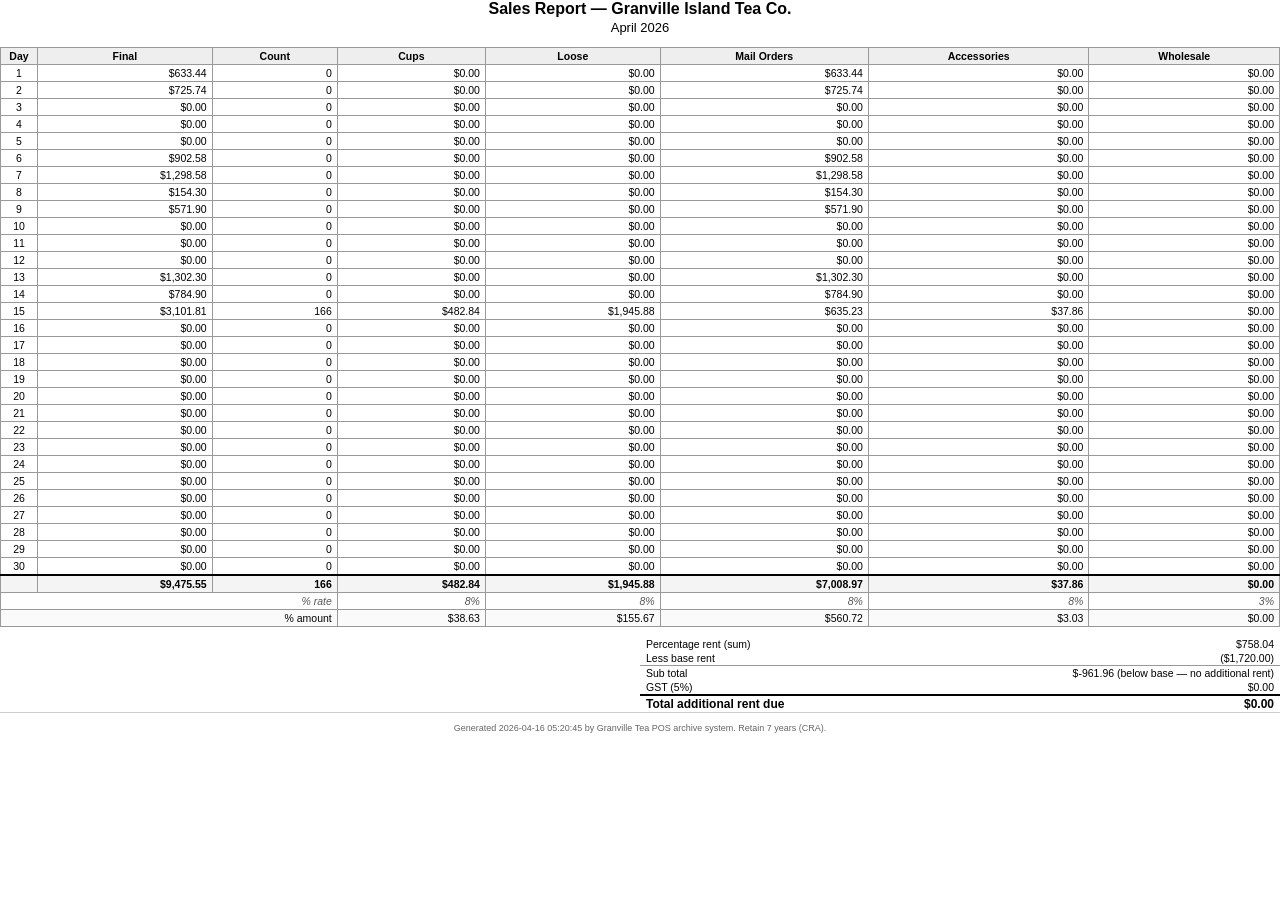
<file: scripts/sample_rent_statement.html>
<!DOCTYPE html>
<html><head><meta charset="utf-8">
<title>Sales Report — April 2026</title>
<style>
@page { size: letter; margin: 0.5in; }
body{font-family:Arial,Helvetica,sans-serif;color:#000;margin:0;padding:0;font-size:11px}
h1{font-size:16px;text-align:center;margin:0 0 2px}
h2{font-size:13px;text-align:center;font-weight:normal;margin:0 0 12px}
table{border-collapse:collapse;width:100%;font-size:10.5px}
th,td{border:1px solid #999;padding:2px 5px;text-align:right;font-variant-numeric:tabular-nums}
th{background:#eee;text-align:center;font-weight:bold}
td.day{text-align:center;width:26px}
tr.tot td{font-weight:bold;background:#f4f4f4;border-top:2px solid #000}
tr.pct td{font-style:italic;color:#555}
tr.pctamt td{background:#fafafa}
tr.final td{font-weight:bold;background:#eef;border-top:2px solid #000}
.rentbox{margin-top:10px;float:right;width:50%}
.rentbox td{border:none;padding:1px 6px}
.rentbox td:first-child{text-align:left}
.rentbox tr.sep td{border-top:1px solid #999}
.rentbox tr.due td{font-weight:bold;border-top:2px solid #000;font-size:12px}
.footer{clear:both;text-align:center;font-size:9px;color:#666;margin-top:30px;padding-top:10px;border-top:1px solid #ccc}
</style></head><body>
<h1>Sales Report &mdash; Granville Island Tea Co.</h1>
<h2>April 2026</h2>

<table>
<tr><th>Day</th><th>Final</th><th>Count</th><th>Cups</th><th>Loose</th><th>Mail Orders</th><th>Accessories</th><th>Wholesale</th></tr>
<tr><td class="day">1</td>
<td>$633.44</td>
<td>0</td>
<td>$0.00</td>
<td>$0.00</td>
<td>$633.44</td>
<td>$0.00</td>
<td>$0.00</td></tr>
<tr><td class="day">2</td>
<td>$725.74</td>
<td>0</td>
<td>$0.00</td>
<td>$0.00</td>
<td>$725.74</td>
<td>$0.00</td>
<td>$0.00</td></tr>
<tr><td class="day">3</td>
<td>$0.00</td>
<td>0</td>
<td>$0.00</td>
<td>$0.00</td>
<td>$0.00</td>
<td>$0.00</td>
<td>$0.00</td></tr>
<tr><td class="day">4</td>
<td>$0.00</td>
<td>0</td>
<td>$0.00</td>
<td>$0.00</td>
<td>$0.00</td>
<td>$0.00</td>
<td>$0.00</td></tr>
<tr><td class="day">5</td>
<td>$0.00</td>
<td>0</td>
<td>$0.00</td>
<td>$0.00</td>
<td>$0.00</td>
<td>$0.00</td>
<td>$0.00</td></tr>
<tr><td class="day">6</td>
<td>$902.58</td>
<td>0</td>
<td>$0.00</td>
<td>$0.00</td>
<td>$902.58</td>
<td>$0.00</td>
<td>$0.00</td></tr>
<tr><td class="day">7</td>
<td>$1,298.58</td>
<td>0</td>
<td>$0.00</td>
<td>$0.00</td>
<td>$1,298.58</td>
<td>$0.00</td>
<td>$0.00</td></tr>
<tr><td class="day">8</td>
<td>$154.30</td>
<td>0</td>
<td>$0.00</td>
<td>$0.00</td>
<td>$154.30</td>
<td>$0.00</td>
<td>$0.00</td></tr>
<tr><td class="day">9</td>
<td>$571.90</td>
<td>0</td>
<td>$0.00</td>
<td>$0.00</td>
<td>$571.90</td>
<td>$0.00</td>
<td>$0.00</td></tr>
<tr><td class="day">10</td>
<td>$0.00</td>
<td>0</td>
<td>$0.00</td>
<td>$0.00</td>
<td>$0.00</td>
<td>$0.00</td>
<td>$0.00</td></tr>
<tr><td class="day">11</td>
<td>$0.00</td>
<td>0</td>
<td>$0.00</td>
<td>$0.00</td>
<td>$0.00</td>
<td>$0.00</td>
<td>$0.00</td></tr>
<tr><td class="day">12</td>
<td>$0.00</td>
<td>0</td>
<td>$0.00</td>
<td>$0.00</td>
<td>$0.00</td>
<td>$0.00</td>
<td>$0.00</td></tr>
<tr><td class="day">13</td>
<td>$1,302.30</td>
<td>0</td>
<td>$0.00</td>
<td>$0.00</td>
<td>$1,302.30</td>
<td>$0.00</td>
<td>$0.00</td></tr>
<tr><td class="day">14</td>
<td>$784.90</td>
<td>0</td>
<td>$0.00</td>
<td>$0.00</td>
<td>$784.90</td>
<td>$0.00</td>
<td>$0.00</td></tr>
<tr><td class="day">15</td>
<td>$3,101.81</td>
<td>166</td>
<td>$482.84</td>
<td>$1,945.88</td>
<td>$635.23</td>
<td>$37.86</td>
<td>$0.00</td></tr>
<tr><td class="day">16</td>
<td>$0.00</td>
<td>0</td>
<td>$0.00</td>
<td>$0.00</td>
<td>$0.00</td>
<td>$0.00</td>
<td>$0.00</td></tr>
<tr><td class="day">17</td>
<td>$0.00</td>
<td>0</td>
<td>$0.00</td>
<td>$0.00</td>
<td>$0.00</td>
<td>$0.00</td>
<td>$0.00</td></tr>
<tr><td class="day">18</td>
<td>$0.00</td>
<td>0</td>
<td>$0.00</td>
<td>$0.00</td>
<td>$0.00</td>
<td>$0.00</td>
<td>$0.00</td></tr>
<tr><td class="day">19</td>
<td>$0.00</td>
<td>0</td>
<td>$0.00</td>
<td>$0.00</td>
<td>$0.00</td>
<td>$0.00</td>
<td>$0.00</td></tr>
<tr><td class="day">20</td>
<td>$0.00</td>
<td>0</td>
<td>$0.00</td>
<td>$0.00</td>
<td>$0.00</td>
<td>$0.00</td>
<td>$0.00</td></tr>
<tr><td class="day">21</td>
<td>$0.00</td>
<td>0</td>
<td>$0.00</td>
<td>$0.00</td>
<td>$0.00</td>
<td>$0.00</td>
<td>$0.00</td></tr>
<tr><td class="day">22</td>
<td>$0.00</td>
<td>0</td>
<td>$0.00</td>
<td>$0.00</td>
<td>$0.00</td>
<td>$0.00</td>
<td>$0.00</td></tr>
<tr><td class="day">23</td>
<td>$0.00</td>
<td>0</td>
<td>$0.00</td>
<td>$0.00</td>
<td>$0.00</td>
<td>$0.00</td>
<td>$0.00</td></tr>
<tr><td class="day">24</td>
<td>$0.00</td>
<td>0</td>
<td>$0.00</td>
<td>$0.00</td>
<td>$0.00</td>
<td>$0.00</td>
<td>$0.00</td></tr>
<tr><td class="day">25</td>
<td>$0.00</td>
<td>0</td>
<td>$0.00</td>
<td>$0.00</td>
<td>$0.00</td>
<td>$0.00</td>
<td>$0.00</td></tr>
<tr><td class="day">26</td>
<td>$0.00</td>
<td>0</td>
<td>$0.00</td>
<td>$0.00</td>
<td>$0.00</td>
<td>$0.00</td>
<td>$0.00</td></tr>
<tr><td class="day">27</td>
<td>$0.00</td>
<td>0</td>
<td>$0.00</td>
<td>$0.00</td>
<td>$0.00</td>
<td>$0.00</td>
<td>$0.00</td></tr>
<tr><td class="day">28</td>
<td>$0.00</td>
<td>0</td>
<td>$0.00</td>
<td>$0.00</td>
<td>$0.00</td>
<td>$0.00</td>
<td>$0.00</td></tr>
<tr><td class="day">29</td>
<td>$0.00</td>
<td>0</td>
<td>$0.00</td>
<td>$0.00</td>
<td>$0.00</td>
<td>$0.00</td>
<td>$0.00</td></tr>
<tr><td class="day">30</td>
<td>$0.00</td>
<td>0</td>
<td>$0.00</td>
<td>$0.00</td>
<td>$0.00</td>
<td>$0.00</td>
<td>$0.00</td></tr>

<tr class="tot"><td></td>
<td>$9,475.55</td>
<td>166</td>
<td>$482.84</td>
<td>$1,945.88</td>
<td>$7,008.97</td>
<td>$37.86</td>
<td>$0.00</td></tr>

<tr class="pct"><td colspan="3" style="text-align:right">% rate</td>
<td>8%</td><td>8%</td><td>8%</td><td>8%</td><td>3%</td></tr>

<tr class="pctamt"><td colspan="3" style="text-align:right">% amount</td>
<td>$38.63</td>
<td>$155.67</td>
<td>$560.72</td>
<td>$3.03</td>
<td>$0.00</td></tr>
</table>

<table class="rentbox">
<tr><td>Percentage rent (sum)</td><td style="text-align:right">$758.04</td></tr>
<tr><td>Less base rent</td><td style="text-align:right">($1,720.00)</td></tr>
<tr class="sep"><td>Sub total</td><td style="text-align:right">$-961.96 (below base — no additional rent)</td></tr>
<tr><td>GST (5%)</td><td style="text-align:right">$0.00</td></tr>
<tr class="due"><td>Total additional rent due</td><td style="text-align:right">$0.00</td></tr>
</table>

<p class="footer">Generated 2026-04-16 05:20:45 by Granville Tea POS archive system. Retain 7 years (CRA).</p>
</body></html>
</file>
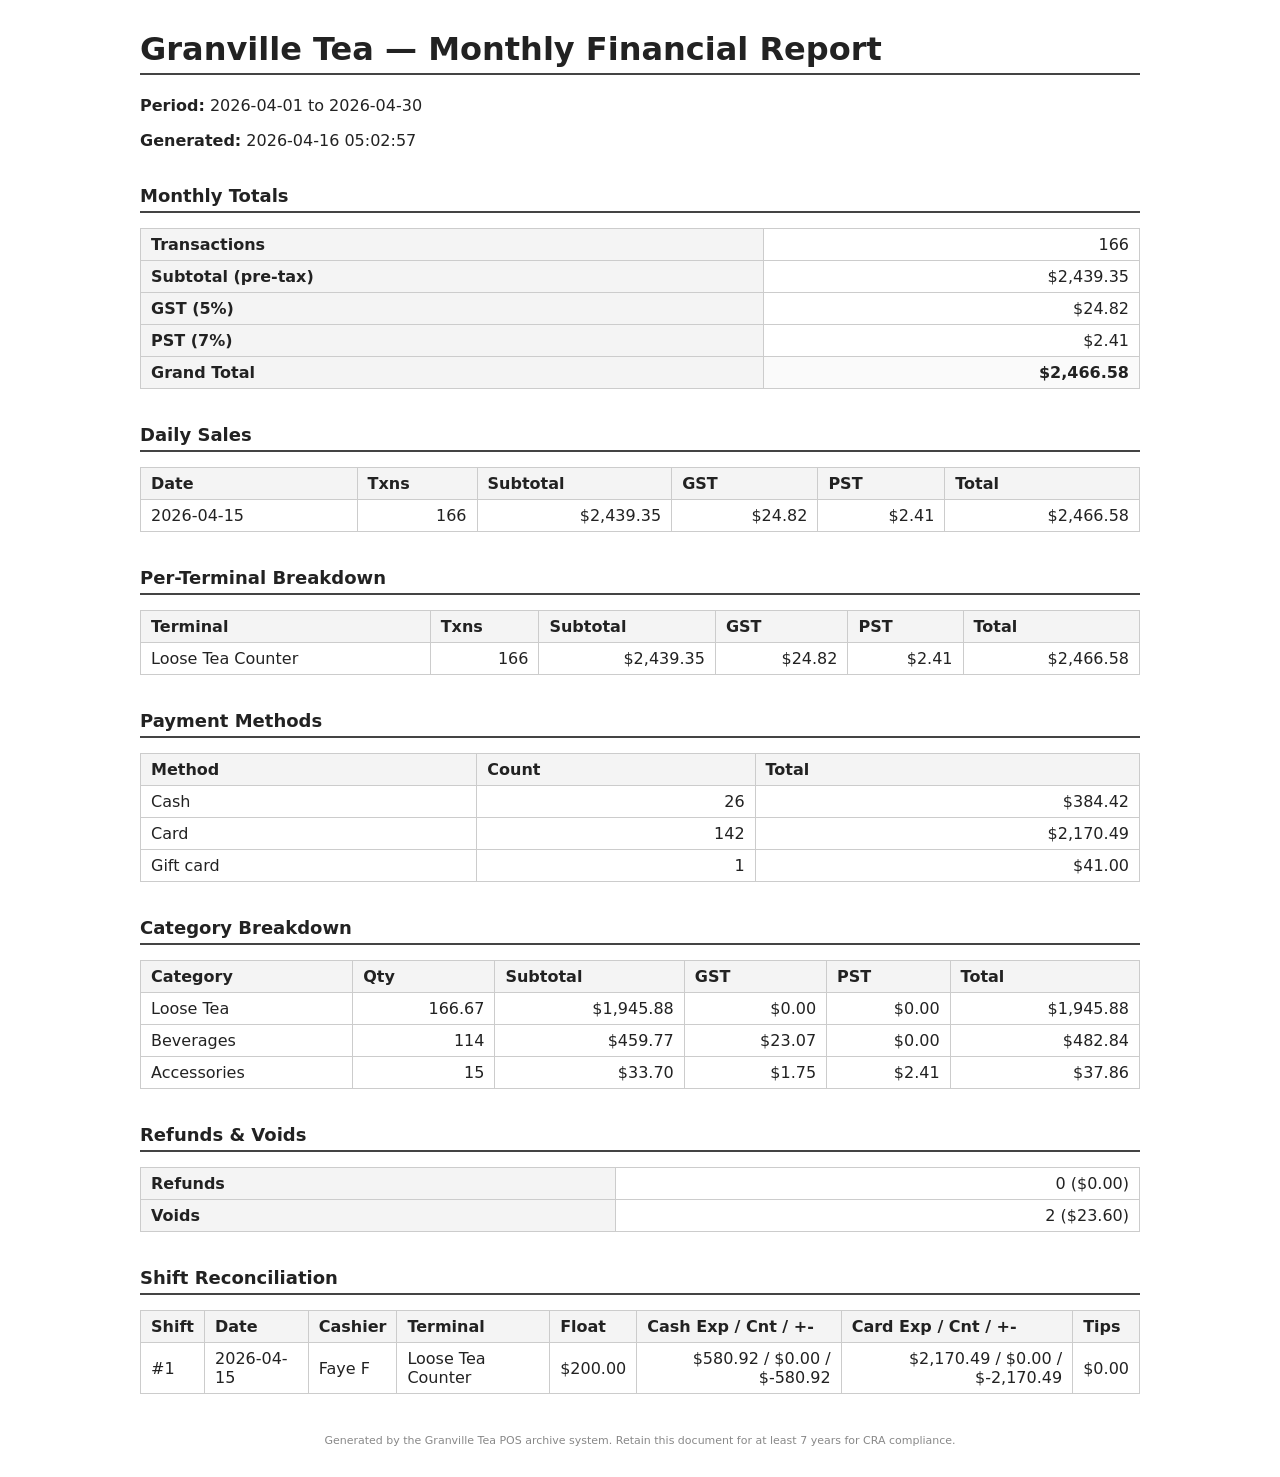
<file: scripts/sample_summary.html>
<!DOCTYPE html>
<html><head><meta charset="utf-8">
<title>Monthly Financial Report — 2026-04</title>
<style>
body{font-family:system-ui,Arial;max-width:1000px;margin:30px auto;padding:0 20px;color:#222}
h1,h2{border-bottom:2px solid #444;padding-bottom:5px}
h2{margin-top:35px;font-size:18px}
table{border-collapse:collapse;width:100%;margin:10px 0}
th,td{border:1px solid #ccc;padding:6px 10px;text-align:left}
th{background:#f4f4f4}
td.num{text-align:right;font-variant-numeric:tabular-nums}
.totals td{font-weight:bold;background:#fafafa}
.footer{margin-top:40px;font-size:11px;color:#888;text-align:center}
</style></head><body>
<h1>Granville Tea — Monthly Financial Report</h1>
<p><strong>Period:</strong> 2026-04-01 to 2026-04-30</p>
<p><strong>Generated:</strong> 2026-04-16 05:02:57</p>

<h2>Monthly Totals</h2>
<table>
<tr><th>Transactions</th><td class="num">166</td></tr>
<tr><th>Subtotal (pre-tax)</th><td class="num">$2,439.35</td></tr>
<tr><th>GST (5%)</th><td class="num">$24.82</td></tr>
<tr><th>PST (7%)</th><td class="num">$2.41</td></tr>
<tr class="totals"><th>Grand Total</th><td class="num">$2,466.58</td></tr>
</table>

<h2>Daily Sales</h2>
<table>
<tr><th>Date</th><th>Txns</th><th>Subtotal</th><th>GST</th><th>PST</th><th>Total</th></tr>
<tr><td>2026-04-15</td><td class="num">166</td>
<td class="num">$2,439.35</td><td class="num">$24.82</td>
<td class="num">$2.41</td><td class="num">$2,466.58</td></tr>
</table>

<h2>Per-Terminal Breakdown</h2>
<table>
<tr><th>Terminal</th><th>Txns</th><th>Subtotal</th><th>GST</th><th>PST</th><th>Total</th></tr>
<tr><td>Loose Tea Counter</td><td class="num">166</td>
<td class="num">$2,439.35</td><td class="num">$24.82</td>
<td class="num">$2.41</td><td class="num">$2,466.58</td></tr>
</table>

<h2>Payment Methods</h2>
<table>
<tr><th>Method</th><th>Count</th><th>Total</th></tr>
<tr><td>Cash</td>
<td class="num">26</td><td class="num">$384.42</td></tr>
<tr><td>Card</td>
<td class="num">142</td><td class="num">$2,170.49</td></tr>
<tr><td>Gift card</td>
<td class="num">1</td><td class="num">$41.00</td></tr>
</table>

<h2>Category Breakdown</h2>
<table>
<tr><th>Category</th><th>Qty</th><th>Subtotal</th><th>GST</th><th>PST</th><th>Total</th></tr>
<tr><td>Loose Tea</td><td class="num">166.67</td>
<td class="num">$1,945.88</td><td class="num">$0.00</td>
<td class="num">$0.00</td><td class="num">$1,945.88</td></tr>
<tr><td>Beverages</td><td class="num">114</td>
<td class="num">$459.77</td><td class="num">$23.07</td>
<td class="num">$0.00</td><td class="num">$482.84</td></tr>
<tr><td>Accessories</td><td class="num">15</td>
<td class="num">$33.70</td><td class="num">$1.75</td>
<td class="num">$2.41</td><td class="num">$37.86</td></tr>
</table>

<h2>Refunds &amp; Voids</h2>
<table>
<tr><th>Refunds</th><td class="num">0 ($0.00)</td></tr>
<tr><th>Voids</th><td class="num">2 ($23.60)</td></tr>
</table>

<h2>Shift Reconciliation</h2>
<table>
<tr><th>Shift</th><th>Date</th><th>Cashier</th><th>Terminal</th>
<th>Float</th><th>Cash Exp / Cnt / +-</th><th>Card Exp / Cnt / +-</th><th>Tips</th></tr>
<tr><td>#1</td><td>2026-04-15</td>
<td>Faye F</td><td>Loose Tea Counter</td>
<td class="num">$200.00</td>
<td class="num">$580.92 / $0.00 / $-580.92</td>
<td class="num">$2,170.49 / $0.00 / $-2,170.49</td>
<td class="num">$0.00</td></tr>
</table>

<p class="footer">Generated by the Granville Tea POS archive system. Retain this document for at least 7 years for CRA compliance.</p>
</body></html>
</file>
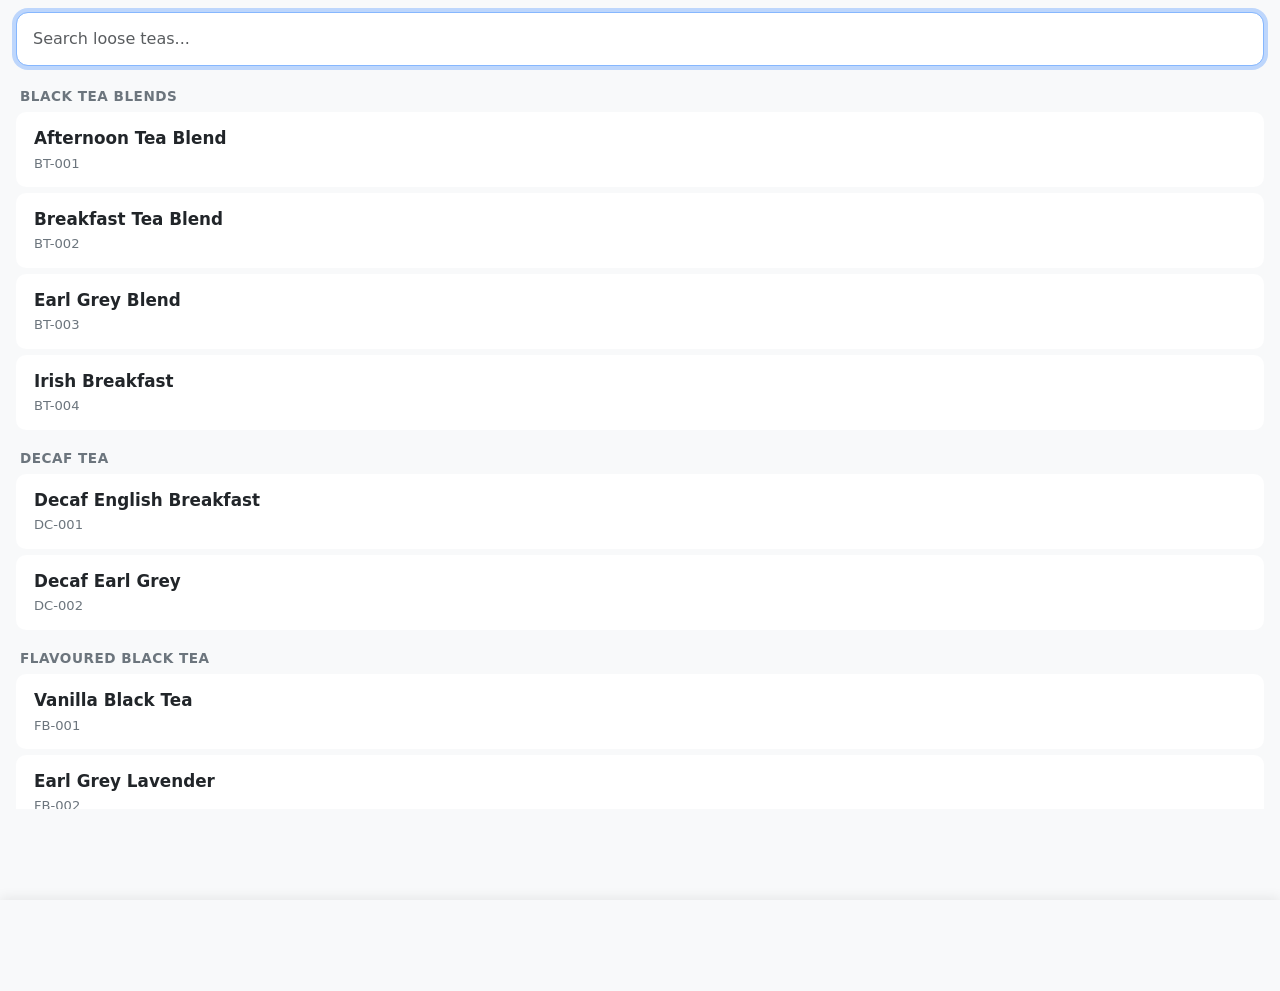
<file: pos-machine/print-service/templates/label_preview.html>
<!DOCTYPE html>
<html lang="en">
<head>
    <meta charset="UTF-8">
    <meta name="viewport" content="width=device-width, initial-scale=1.0, user-scalable=no">
    <title>Label Printer (Preview)</title>
    <link href="https://cdn.jsdelivr.net/npm/bootstrap@5.3.3/dist/css/bootstrap.min.css" rel="stylesheet">
    <style>
        * { -webkit-tap-highlight-color: transparent; }
        html, body { height: 100%; overflow: hidden; }
        body { background: #f8f9fa; display: flex; flex-direction: column; }

        .search-bar {
            position: sticky; top: 0; z-index: 10;
            background: #f8f9fa; padding: 12px 16px 8px;
        }
        .search-bar input {
            font-size: 16px;
            padding: 14px 16px;
            border-radius: 12px;
        }

        .product-area {
            flex: 1; overflow-y: auto; -webkit-overflow-scrolling: touch;
            padding: 0 16px 16px;
        }

        .category-header {
            font-size: 0.85rem; font-weight: 700; color: #6c757d;
            text-transform: uppercase; letter-spacing: 0.5px;
            padding: 12px 4px 6px; position: sticky; top: 0;
            background: #f8f9fa; z-index: 2;
        }

        .product-item {
            display: flex; align-items: center; justify-content: space-between;
            min-height: 56px; padding: 12px 16px;
            background: #fff; border-radius: 10px; margin-bottom: 6px;
            cursor: pointer; transition: background 0.1s, box-shadow 0.1s;
            border: 2px solid transparent;
            -webkit-user-select: none; user-select: none;
        }
        .product-item:active { background: #e3f2fd; }
        .product-item.selected { border-color: #0d6efd; background: #e7f1ff; }
        .product-item .p-name { font-weight: 600; font-size: 1.05rem; }
        .product-item .p-meta { font-size: 0.82rem; color: #6c757d; margin-top: 2px; }

        .empty-msg { text-align: center; color: #adb5bd; padding: 48px 16px; font-size: 1.1rem; }

        .print-panel {
            position: sticky; bottom: 0; z-index: 20;
            background: #fff; border-top: 1px solid #dee2e6;
            padding: 12px 16px; box-shadow: 0 -2px 12px rgba(0,0,0,0.08);
            transform: translateY(100%); transition: transform 0.25s ease;
        }
        .print-panel.visible { transform: translateY(0); }

        .preview-row {
            display: flex; align-items: center; gap: 12px;
            margin-bottom: 10px;
        }
        .preview-info { flex: 1; min-width: 0; }
        .preview-info .pv-name { font-weight: 700; font-size: 1.05rem; white-space: nowrap; overflow: hidden; text-overflow: ellipsis; }
        .preview-info .pv-detail { font-size: 0.82rem; color: #555; white-space: nowrap; overflow: hidden; text-overflow: ellipsis; }

        .btn-print {
            width: 100%; min-height: 56px; font-size: 1.2rem; font-weight: 700;
            border-radius: 12px;
        }

        #printStatus .alert { margin: 8px 0 0; padding: 10px 16px; border-radius: 10px; }
    </style>
</head>
<body>

<div class="search-bar">
    <input type="search" class="form-control form-control-lg" id="searchInput"
           placeholder="Search loose teas..." autocomplete="off" autofocus>
</div>

<div class="product-area" id="productArea">
    <div class="empty-msg">Loading products...</div>
</div>

<div class="print-panel" id="printPanel">
    <div class="preview-row">
        <div class="preview-info">
            <div class="pv-name" id="pvName"></div>
            <div class="pv-detail" id="pvDetail"></div>
        </div>
    </div>
    <button class="btn btn-success btn-print" id="printBtn">Print Label</button>
    <div id="printStatus"></div>
</div>

<script>
const SAMPLE_PRODUCTS = [
    { id: 1, name: "Afternoon Tea Blend", product_code: "BT-001", brewing_instructions: "1 tsp / 200ml / 95\u00B0C / 3-5 min", category: "Black Tea blends" },
    { id: 2, name: "Breakfast Tea Blend", product_code: "BT-002", brewing_instructions: "1 tsp / 200ml / 100\u00B0C / 3-5 min", category: "Black Tea blends" },
    { id: 3, name: "Earl Grey Blend", product_code: "BT-003", brewing_instructions: "1 tsp / 200ml / 95\u00B0C / 3-4 min", category: "Black Tea blends" },
    { id: 4, name: "Irish Breakfast", product_code: "BT-004", brewing_instructions: "1 tsp / 200ml / 100\u00B0C / 3-5 min", category: "Black Tea blends" },
    { id: 5, name: "Decaf English Breakfast", product_code: "DC-001", brewing_instructions: "1 tsp / 200ml / 100\u00B0C / 3-5 min", category: "Decaf Tea" },
    { id: 6, name: "Decaf Earl Grey", product_code: "DC-002", brewing_instructions: "1 tsp / 200ml / 95\u00B0C / 3-4 min", category: "Decaf Tea" },
    { id: 7, name: "Vanilla Black Tea", product_code: "FB-001", brewing_instructions: "1 tsp / 200ml / 95\u00B0C / 3-5 min", category: "Flavoured Black Tea" },
    { id: 8, name: "Earl Grey Lavender", product_code: "FB-002", brewing_instructions: "1 tsp / 200ml / 95\u00B0C / 3-4 min", category: "Flavoured Black Tea" },
    { id: 9, name: "Caramel Black Tea", product_code: "FB-003", brewing_instructions: "1 tsp / 200ml / 95\u00B0C / 3-5 min", category: "Flavoured Black Tea" },
    { id: 10, name: "Rose Black Tea", product_code: "FB-004", brewing_instructions: "1 tsp / 200ml / 95\u00B0C / 3-5 min", category: "Flavoured Black Tea" },
    { id: 11, name: "Jasmine Green Tea", product_code: "FG-001", brewing_instructions: "1 tsp / 200ml / 80\u00B0C / 2-3 min", category: "Flavoured Green Tea" },
    { id: 12, name: "Mango Green Tea", product_code: "FG-002", brewing_instructions: "1 tsp / 200ml / 80\u00B0C / 2-3 min", category: "Flavoured Green Tea" },
    { id: 13, name: "Mint Green Tea", product_code: "FG-003", brewing_instructions: "1 tsp / 200ml / 80\u00B0C / 2-3 min", category: "Flavoured Green Tea" },
    { id: 14, name: "Dragon Well", product_code: "GT-001", brewing_instructions: "1 tsp / 200ml / 80\u00B0C / 2-3 min", category: "Green Tea" },
    { id: 15, name: "Gunpowder Green", product_code: "GT-002", brewing_instructions: "1 tsp / 200ml / 80\u00B0C / 2-3 min", category: "Green Tea" },
    { id: 16, name: "Sencha", product_code: "GT-003", brewing_instructions: "1 tsp / 200ml / 75\u00B0C / 1-2 min", category: "Green Tea" },
    { id: 17, name: "Chamomile Flowers", product_code: "HT-001", brewing_instructions: "1 tsp / 200ml / 100\u00B0C / 5-7 min", category: "Herbal Tea" },
    { id: 18, name: "Peppermint Leaves", product_code: "HT-002", brewing_instructions: "1 tsp / 200ml / 100\u00B0C / 5-7 min", category: "Herbal Tea" },
    { id: 19, name: "Lemon Ginger", product_code: "HT-003", brewing_instructions: "1 tsp / 200ml / 100\u00B0C / 5-7 min", category: "Herbal Tea" },
    { id: 20, name: "Yerba Mate Traditional", product_code: "MA-001", brewing_instructions: "1 tsp / 200ml / 80\u00B0C / 3-5 min", category: "Mate" },
    { id: 21, name: "Ti Kwan Yin", product_code: "OL-001", brewing_instructions: "1 tsp / 150ml / 90\u00B0C / 3-5 min", category: "Oolong Tea" },
    { id: 22, name: "Da Hong Pao", product_code: "OL-002", brewing_instructions: "1 tsp / 150ml / 95\u00B0C / 3-5 min", category: "Oolong Tea" },
    { id: 23, name: "Milk Oolong", product_code: "OL-003", brewing_instructions: "1 tsp / 150ml / 90\u00B0C / 3-5 min", category: "Oolong Tea" },
    { id: 24, name: "Pu erh Imperial", product_code: "PU-001", brewing_instructions: "1 tsp / 150ml / 100\u00B0C / 3-5 min", category: "Pu erh Tea" },
    { id: 25, name: "Rooibos Natural", product_code: "RT-001", brewing_instructions: "1 tsp / 200ml / 100\u00B0C / 5-7 min", category: "Rooibos Tea" },
    { id: 26, name: "Rooibos Vanilla", product_code: "RT-002", brewing_instructions: "1 tsp / 200ml / 100\u00B0C / 5-7 min", category: "Rooibos Tea" },
    { id: 27, name: "Assam TGFOP", product_code: "SE-001", brewing_instructions: "1 tsp / 200ml / 100\u00B0C / 3-5 min", category: "Single Estate Black Tea" },
    { id: 28, name: "Darjeeling First Flush", product_code: "SE-002", brewing_instructions: "1 tsp / 200ml / 95\u00B0C / 3-4 min", category: "Single Estate Black Tea" },
    { id: 29, name: "Lemongrass Tisane", product_code: "TI-001", brewing_instructions: "1 tsp / 200ml / 100\u00B0C / 5-7 min", category: "Tisane" },
    { id: 30, name: "Silver Needle", product_code: "WT-001", brewing_instructions: "1 tsp / 200ml / 80\u00B0C / 4-6 min", category: "White Tea" },
    { id: 31, name: "White Peony", product_code: "WT-002", brewing_instructions: "1 tsp / 200ml / 80\u00B0C / 4-6 min", category: "White Tea" },
];

let allProducts = SAMPLE_PRODUCTS;
let selectedProduct = null;

function filtered() {
    const q = document.getElementById('searchInput').value.trim().toLowerCase();
    if (!q) return SAMPLE_PRODUCTS;
    return SAMPLE_PRODUCTS.filter(p =>
        p.name.toLowerCase().includes(q) || (p.product_code && p.product_code.toLowerCase().includes(q))
    );
}

function renderProducts(products) {
    const area = document.getElementById('productArea');
    if (!products.length) {
        area.innerHTML = '<div class="empty-msg">No products found</div>';
        return;
    }
    let html = '';
    let currentCat = null;
    for (const p of products) {
        if (p.category !== currentCat) {
            currentCat = p.category;
            html += '<div class="category-header">' + esc(currentCat) + '</div>';
        }
        const sel = selectedProduct && selectedProduct.id === p.id ? ' selected' : '';
        html += '<div class="product-item' + sel + '" onclick="selectProduct(' + p.id + ')">' +
            '<div>' +
            '<div class="p-name">' + esc(p.name) + '</div>' +
            '<div class="p-meta">' + esc(p.product_code || '') + '</div>' +
            '</div></div>';
    }
    area.innerHTML = html;
}

function selectProduct(id) {
    selectedProduct = allProducts.find(p => p.id === id) || null;
    renderProducts(allProducts);
    const panel = document.getElementById('printPanel');
    if (selectedProduct) {
        document.getElementById('pvName').textContent = selectedProduct.name;
        const parts = [];
        if (selectedProduct.product_code) parts.push('PLU: ' + selectedProduct.product_code);
        if (selectedProduct.brewing_instructions) parts.push(selectedProduct.brewing_instructions);
        document.getElementById('pvDetail').textContent = parts.join(' \u2014 ');
        panel.classList.add('visible');
    } else {
        panel.classList.remove('visible');
    }
    document.getElementById('printStatus').innerHTML = '';
}

document.getElementById('printBtn').addEventListener('click', function() {
    if (!selectedProduct) return;
    document.getElementById('printStatus').innerHTML =
        '<div class="alert alert-success py-2 mb-0">Label printed! (preview mode)</div>';
    setTimeout(() => document.getElementById('printStatus').innerHTML = '', 3000);
});

let searchTimer;
document.getElementById('searchInput').addEventListener('input', function() {
    clearTimeout(searchTimer);
    searchTimer = setTimeout(() => {
        allProducts = filtered();
        renderProducts(allProducts);
    }, 300);
});

function esc(str) {
    if (!str) return '';
    const d = document.createElement('div');
    d.textContent = str;
    return d.innerHTML;
}

renderProducts(SAMPLE_PRODUCTS);
</script>
</body>
</html>
</file>
